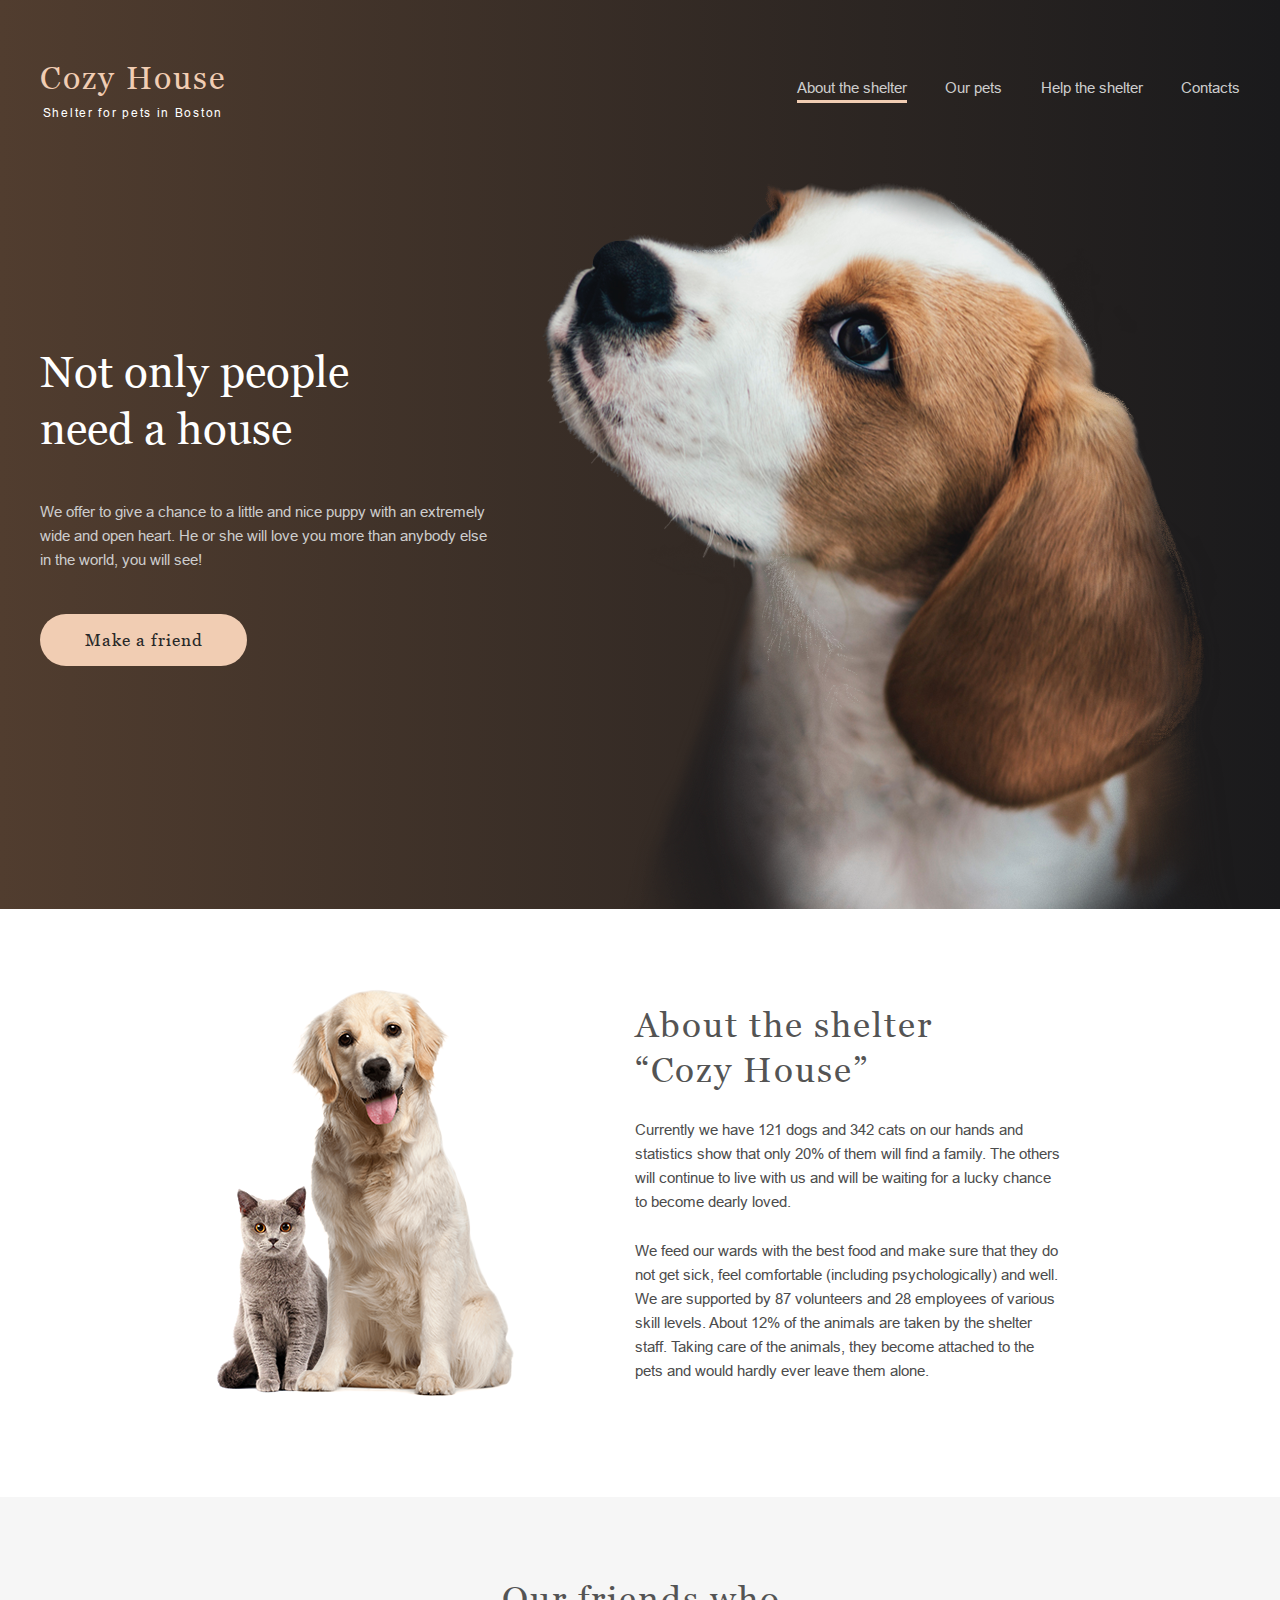
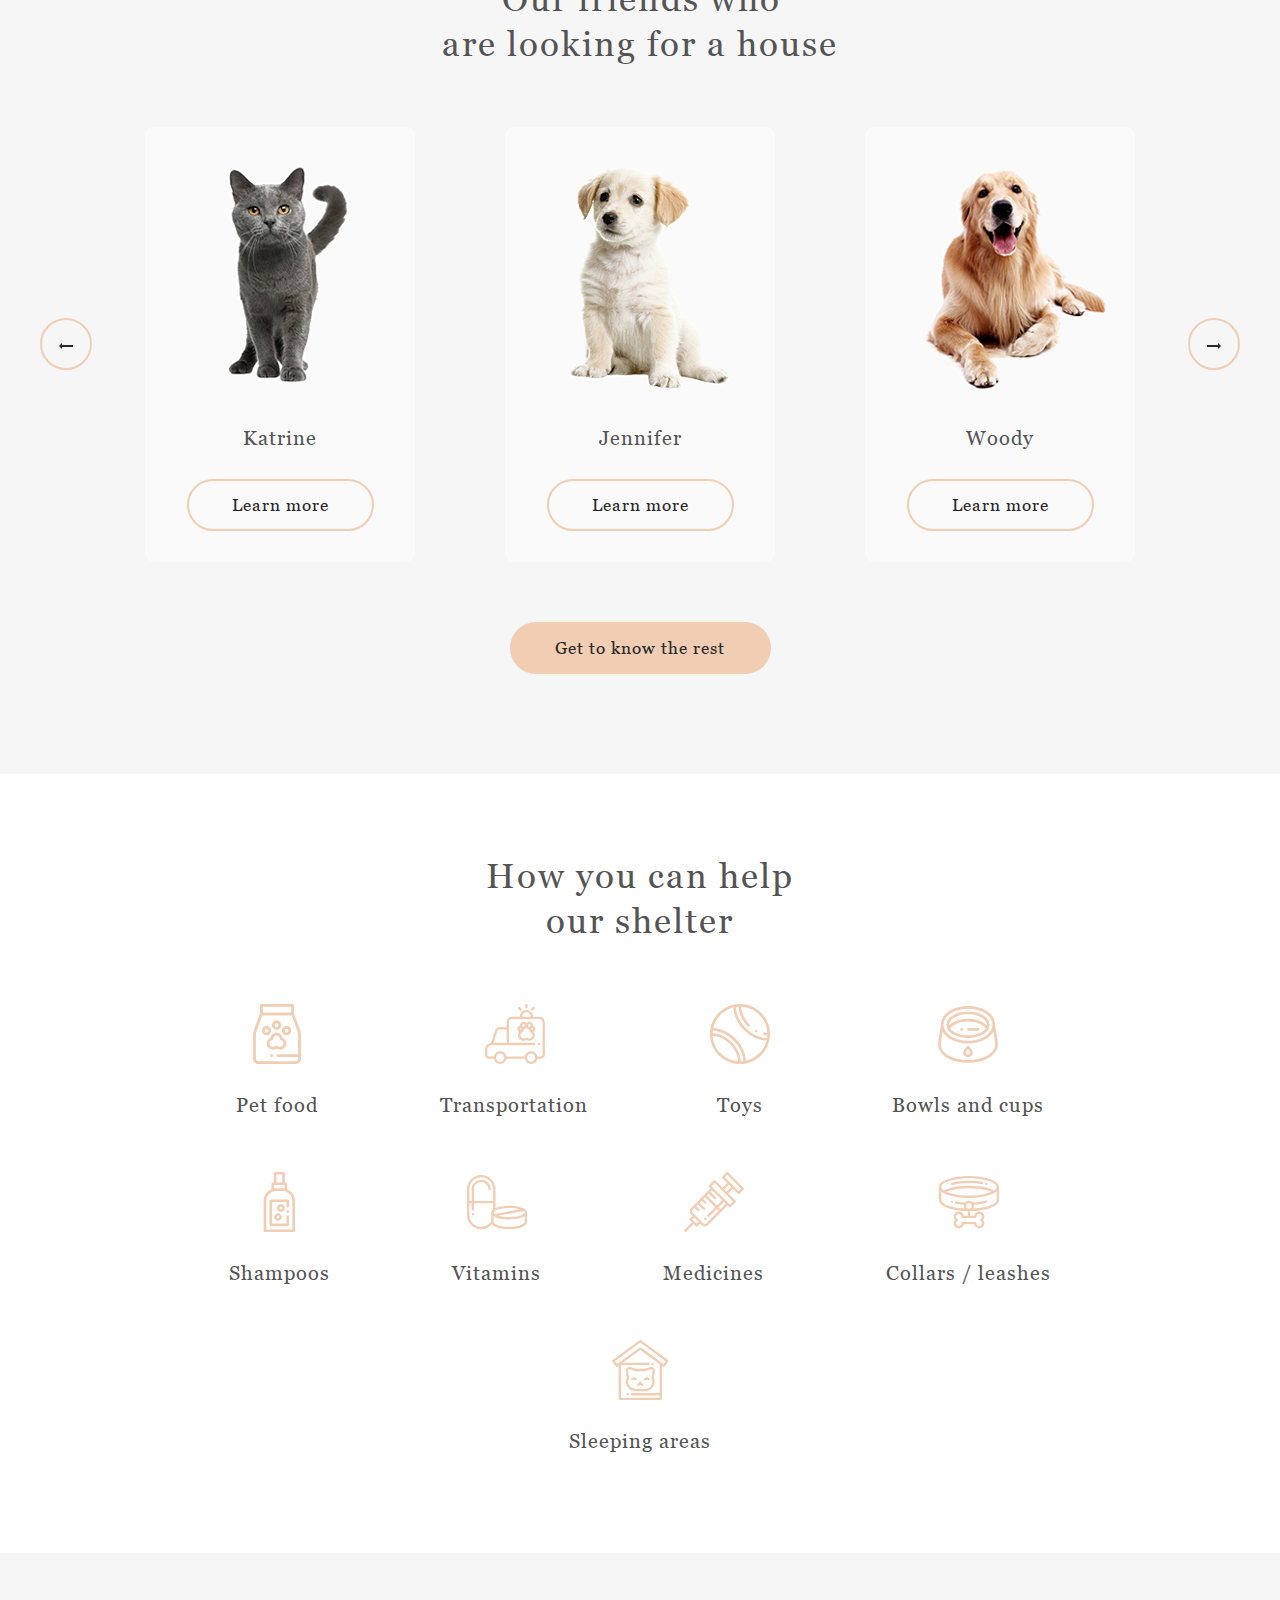
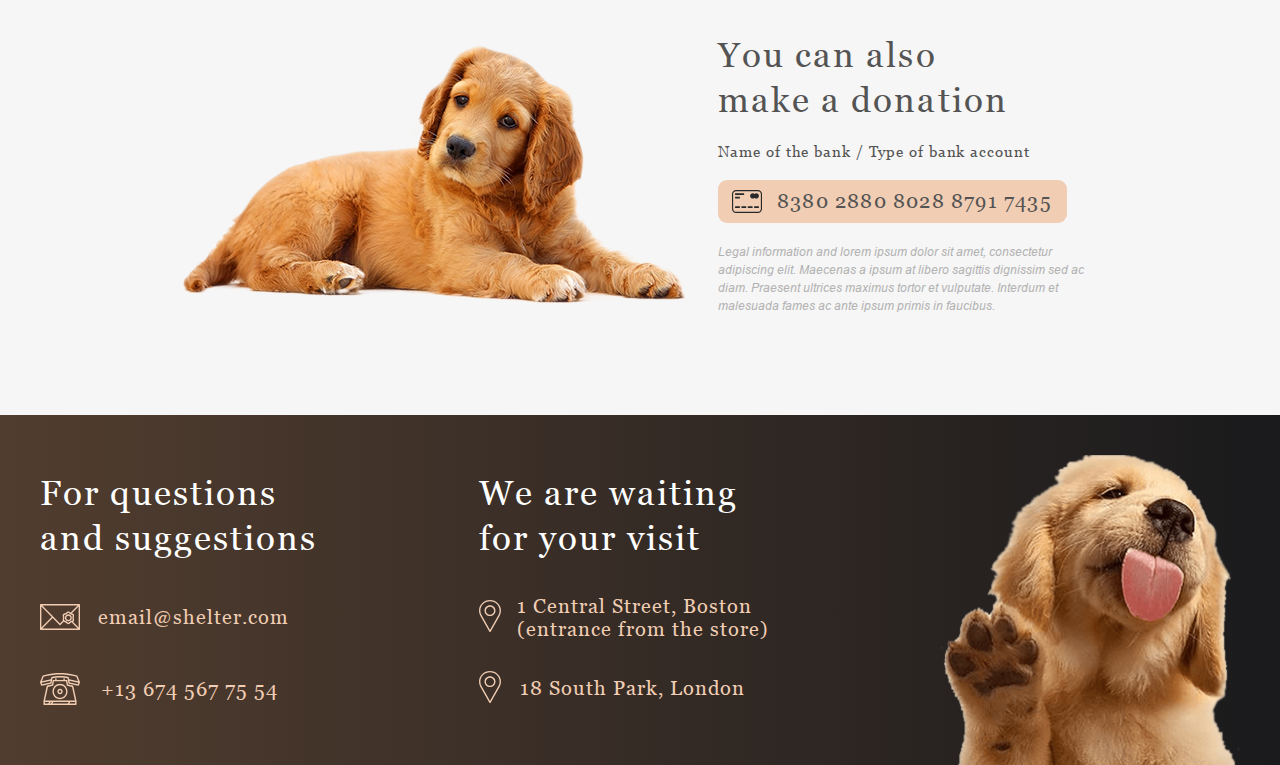
<file: pages/main/index.html>
<!DOCTYPE html>
<html lang="en">
<head>
    <meta charset="UTF-8">
    <meta http-equiv="X-UA-Compatible" content="IE=edge">
    <meta name="viewport" content="width=device-width, initial-scale=1.0">
    <link rel="stylesheet" href="style.css">
    <link rel="shortcut icon" href="../../assets/favicon.svg" type="image/x-icon">
    <title>Shelter</title>
</head>
<body>
    <div class="wrapper">
        <header class="header" id="_header">
            <div class="header-container">
                <div class="logo">
                    <h1><a href="">Cozy House</a></h1>
                    <h5>Shelter for pets in Boston</h5>
                </div>
                <div class="mask hidden"></div>
                <nav class="nav closed">
                    <ul class="nav-menu">
                        <li class="burger-logo">
                            <div class="logo2">
                                <h1>Cozy House</h1>
                                <h5>Shelter for pets in Boston</h5>
                            </div>
                        </li>
                        <li class="nav-menu-item active"><a class="link" href="#">About the shelter</a></li>
                        <li class="nav-menu-item"><a class="link" href="../../pages/pets/index.html">Our pets</a></li>
                        <li class="nav-menu-item"><a class="link" href="#_help">Help the shelter</a></li>
                        <li class="nav-menu-item"><a class="link" href="#_contacts">Contacts</a></li>
 
                    </ul>
                </nav>
                <div class="burger-menu">
                    <span></span>
                </div>
            </div>
        </header>
        <section class="section-home">
            <div class="home-container">
                <h2 class="home-title">
                    Not only people need a house
                </h2>
                <p class="home-text">
                    We offer to give a chance to a little and nice puppy with an extremely
                    wide and open heart. He or she will love you more than anybody else 
                    in the world, you will see!
                </p>
                <div class="button-container">
                    <button class="home-btn" type="button">Make a friend</button>
                </div>
                
            </div>
            <div class="home-img"></div>
        </section>
    </div>
    <main>
        <section class="section-about" id="_about">
            <div class="about-wrapper">
                <div class="about-img"></div>
                <div class="about-content">
                    <h3 class="about-title">
                        About the shelter &#8220;Cozy House&#8221;
                    </h3>
                    <p class="about-text">
                        Currently we have 121 dogs and 342 cats on our hands and 
                        statistics show that only 20% of them will find a family. 
                        The others will continue to live with us and will be waiting
                         for a lucky chance to become dearly loved.
                    </p>
                    <p class="about-text">
                        We feed our wards with the best food and make sure that 
                        they do not get sick, feel comfortable (including 
                        psychologically) and well. We are supported by 87 volunteers
                         and 28 employees of various skill levels. About 12% of the 
                         animals are taken by the shelter staff. Taking care of the
                          animals, they become attached to the pets and would hardly 
                          ever leave them alone.
                    </p>
                </div>
            </div>
        </section>
        <section class="section-our" id="_our">
            <div class="our-wrapper">
                <h3 class="our-title">
                    &ensp;&ensp;&ensp;Our friends who <br> are looking for a house
                </h3>
                <div class="slider-wrapper">
                    <div class="slider">
                        <div class="slider-item" id="item-left">
                            <div class="card" data-name="">
                                <!-- <img src="../../assets/images/pets-charly.png" alt="cat">
                                <h4 class="name" data-name="Charly">Charly</h4>
                                <button class="card-btn" type="button">Learn more</button> -->
                            </div>
                            <div class="card" data-name="">
                                <!-- <img src="../../assets/images/pets-scarlet.png" alt="puppy">
                                <h4 class="name" data-name="Scarlett">Scarlett</h4>
                                <button class="card-btn" type="button">Learn more</button> -->
                            </div>
                            <div class="card" data-name="">
                                <!-- <img src="../../assets/images/pets-freddie.png" alt="dog">
                                <h4 class="name" data-name="Freddie">Freddie</h4>
                                <button class="card-btn" type="button">Learn more</button> -->
                            </div>
                        </div>
                        <div class="slider-item" id="item-active">
                            <div class="card" data-name="Katrine">
                                <img src="../../assets/images/pets-katrine.png" data-name="Katrine" alt="cat">
                                <h4 class="name" data-name="Katrine">Katrine</h4>
                                <button class="card-btn" type="button" data-name="Katrine">Learn more</button>
                            </div>
                            <div class="card" data-name="Jennifer">
                                <img src="../../assets/images/pets-jennifer.png" data-name="Jennifer" alt="puppy">
                                <h4 class="name" data-name="Jennifer">Jennifer</h4>
                                <button class="card-btn" type="button" data-name="Jennifer">Learn more</button>
                            </div>
                            <div class="card" data-name="Woody"> 
                                <img src="../../assets/images/pets-woody.png" data-name="Woody" alt="dog">
                                <h4 class="name" data-name="Woody">Woody</h4>
                                <button class="card-btn" type="button" data-name="Woody">Learn more</button>
                            </div>
                        </div>
                        <div class="slider-item" id="item-right">
                            <div class="card" data-name="">
                                <!-- <img src="../../assets/images/pets-sophia.png" alt="cat">
                                <h4 class="name" data-name="Sophia">Sophia</h4>
                                <button class="card-btn" type="button">Learn more</button> -->
                            </div>
                            <div class="card" data-name="">
                                <!-- <img src="../../assets/images/pets-timmy.png" alt="puppy">
                                <h4 class="name" data-name="Timmy">Timmy</h4>
                                <button class="card-btn" type="button">Learn more</button> -->
                            </div>
                            <div class="card" data-name="">
                                <!-- <img src="../../assets/images/pets-charly.png" alt="dog">
                                <h4 class="name" data-name="Charly">Charly</h4>
                                <button class="card-btn" type="button">Learn more</button> -->
                            </div>
                        </div>
                       
                    </div>
                </div>
                <button class="slider-btn-pre" type="button"><img src="../../assets/images/Arrow-pre.png" alt="Arrow-pre"></button>
                <button class="slider-btn-next" type="button"><img src="../../assets/images/Arrow-next.png" alt="Arrow-next"></button>
                <div class="pagination">
                    <button class="pag-btn-pre" type="button"><img src="../../assets/images/Arrow-pre.png" alt="Arrow-pre"></button>
                    <button class="pag-btn-next" type="button"><img src="../../assets/images/Arrow-next.png" alt="Arrow-next"></button>
                </div>
                <div class="our-btn-container">
                    <button class="our-btn">Get to know the rest</button>
                </div>
                <div class="popup-bg">
                    <div class="popup-wrapper">
                        <button class="close-btn" type="button">
                            <img src="../../assets/icons/close.svg" alt="close">
                        </button>
                        <div class="popup">
                            <div class="popup-img"></div>
                            <div class="popup-content">
                                <h3 class="popup-title">Jennifer</h3>
                                <h4 class="popup-subtitle">Dog - Labrador</h4>
                                <div class="popup-text">
                                    <p>
                                        Jennifer is a sweet 2 months old Labrador that is patiently 
                                        waiting to find a new forever home. This girl really enjoys being able to go 
                                        outside to run and play, but won't hesitate 
                                        to play up a storm in the house if she has all of her favorite toys.
                                    </p>
                                    <li><span class="bold-text">Age:</span> <span>2 months</span></li>
                                    <li><span class="bold-text">Inoculations:</span> <span>none</span></li>
                                    <li><span class="bold-text">Diseases:</span> <span>none<span></li>
                                    <li><span class="bold-text">Parasites:</span> <span>none</span></li>
    
                                </div>
                                
                            </div>
                        </div>
                    </div>
                   
                </div>
            </div>
        </section>
        <section class="section-help" id="_help">
            <div class="help-wrapper">
                <h3 class="help-title">
                    How you can help <br>&ensp;&ensp;&ensp;our shelter
                </h3>
                <div class="help-content">
                    <ul class="help-content-items">
                        <li>
                            <img src="../../assets/icons/icon-pet-food.svg" alt="pet food">
                            <p>Pet food</p>
                        </li>
                        <li>
                            <img src="../../assets/icons/icon-transportation.svg" alt="transportation">
                            <p>Transportation</p>
                        </li>
                        <li>
                            <img src="../../assets/icons/icon-toys.svg" alt="toys">
                            <p>Toys</p>
                        </li>
                        <li>
                            <img src="../../assets/icons/icon-bowls-and-cups.svg" alt="bowls and cups">
                            <p>Bowls and cups</p>
                        </li>
                        <li>
                            <img src="../../assets/icons/icon-shampoos.svg" alt="shampoos">
                            <p>Shampoos</p>
                        </li>
                        <li>
                            <img src="../../assets/icons/icon-vitamins.svg" alt="vitamins">
                            <p>Vitamins</p>
                        </li>
                        <li>
                            <img src="../../assets/icons/icon-medicines.svg" alt="medicines">
                            <p>Medicines</p>
                        </li>
                        <li>
                            <img src="../../assets/icons/icon-collars-leashes.svg" alt="collars-leashes">
                            <p>Collars / leashes</p>
                        </li>
                        <li>
                            <img src="../../assets/icons/icon-sleeping-area.svg" alt="sleeping areas">
                            <p>Sleeping areas</p>
                        </li>
                    </ul>
                </div>
            </div>
        </section>
        <section class="section-donation">
            <div class="donation-wrapper">
                <div class="donation-img"></div>
                <div class="donation-content">
                    <h3 class="donation-title">
                        You can also make a donation
                    </h3>
                    <h5 class="donation-subtitle">
                        Name of the bank / Type of bank account
                    </h5>
                    <ul class="credit-card-container">
                        <li>
                            <img src="../../assets/icons/credit-card.svg" alt="credit-card">
                        </li>
                        <li>
                            <a href="#" class="account">8380 2880 8028 8791 7435</a>
                        </li>
                    </ul>
                    <p class="donation-text">
                        Legal information and lorem ipsum dolor sit amet, 
                        consectetur adipiscing elit. Maecenas a ipsum at 
                        libero sagittis dignissim sed ac diam. Praesent ultrices 
                        maximus tortor et vulputate. Interdum et malesuada fames 
                        ac ante ipsum primis in faucibus.
                    </p>
                </div>
            </div>
        </section>
    </main>
    <footer id="_contacts">
        <div class="footer-wrapper">
            <ul class="footer-content">
                <li class="contacts-container">
                    <h3 class="contacts-title">
                        For questions and suggestions
                    </h3>
                    <ul class="contacts">
                        <li class="email">
                            <a href="mailto:email@shelter.com">
                                <img src="../../assets/icons/icon-email.svg" alt="email">
                            </a>
                            <a href="mailto:email@shelter.com">email@shelter.com</a>
                        </li>
                        <li class="phone">
                            <a href="tel:+136745677554"><img src="../../assets/icons/icon-phone.svg" alt="phone"></a>
                            <a href="tel:+136745677554">+13 674 567 75 54</a>
                        </li>
                    </ul>
                </li>
                <li class="location-container">
                    <h3 class="location-title">
                        We are waiting for your visit
                    </h3>
                    <ul class="location">
                        <li class="boston">
                            <a href="https://www.google.ru/maps/place/1+Central+St,+Boston,+MA+02109,+%D0%A1%D0%A8%D0%90/@42.3585558,-71.056915,17z/data=!3m1!4b1!4m5!3m4!1s0x89e370868bc2ce7b:0x82fa7db94f5fea9e!8m2!3d42.3585519!4d-71.0547263?hl=ru" target="_blank">
                                <img src="../../assets/icons/icon-marker.svg" alt="marker">
                            </a>
                            <a href="https://www.google.ru/maps/place/1+Central+St,+Boston,+MA+02109,+%D0%A1%D0%A8%D0%90/@42.3585558,-71.056915,17z/data=!3m1!4b1!4m5!3m4!1s0x89e370868bc2ce7b:0x82fa7db94f5fea9e!8m2!3d42.3585519!4d-71.0547263?hl=ru" target="_blank">
                                1 Central Street, Boston<br>(entrance from the store)
                            </a>
                        </li>
                        <li class="london">
                            <a href="https://www.google.ru/maps/search/18+South+Park,+London/@51.4314091,-0.1322013,13z/data=!3m1!4b1?hl=ru" target="_blank">
                                <img src="../../assets/icons/icon-marker.svg" alt="marker">
                            </a>
                            <a href="https://www.google.ru/maps/search/18+South+Park,+London/@51.4314091,-0.1322013,13z/data=!3m1!4b1?hl=ru" target="_blank">
                                18 South Park, London
                            </a>
                        </li>
                    </ul>
                </li>
                <li class="footer-img"></li>
            </ul>
        </div>
    </footer>
   
    <script type="module" src="script.js"></script>
</body>
</html>
</file>
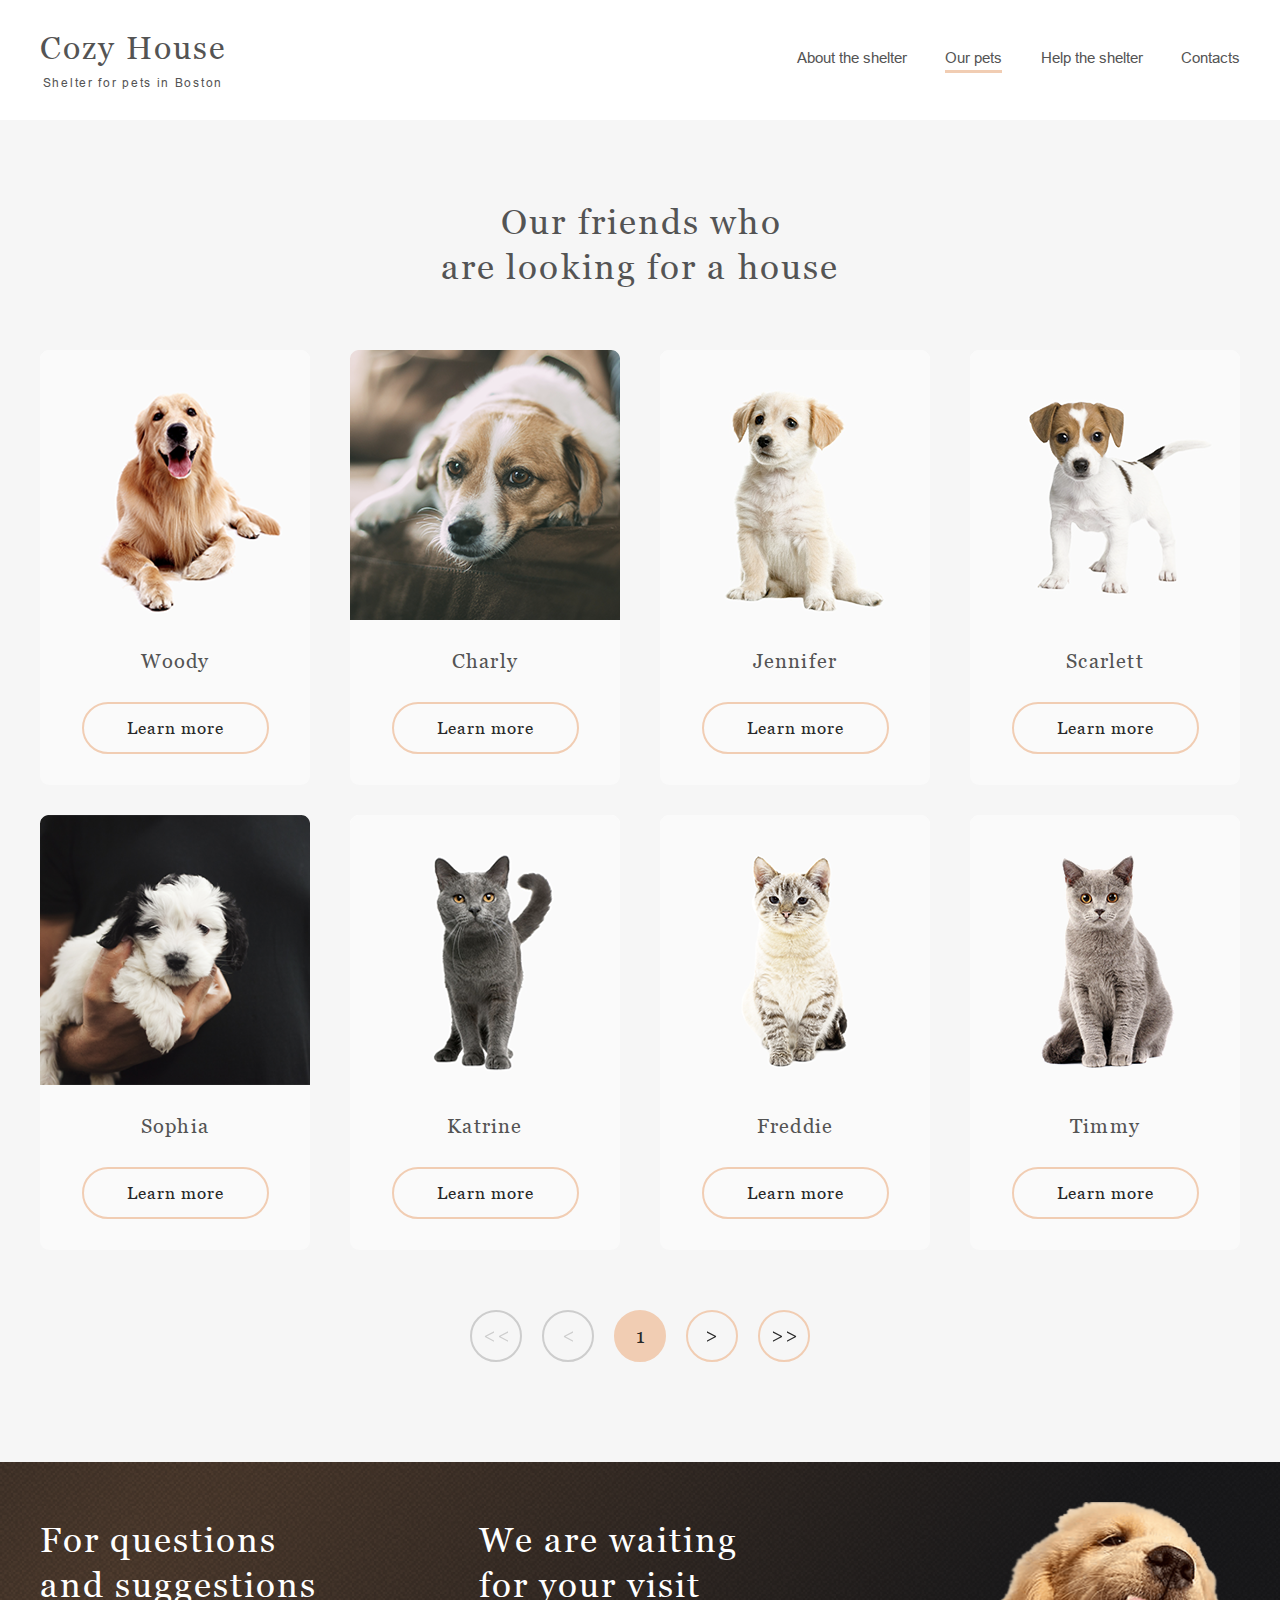
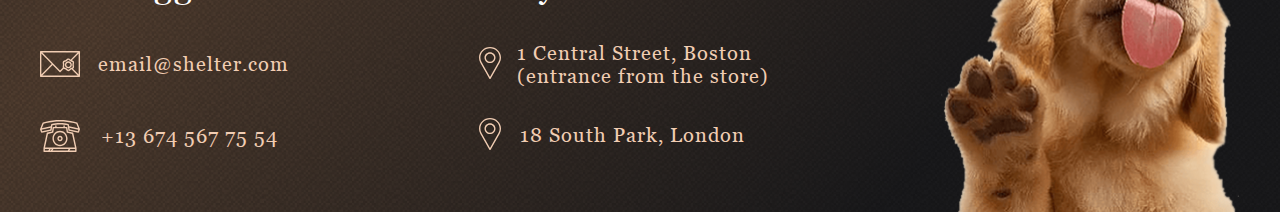
<file: pages/pets/index.html>
<!DOCTYPE html>
<html lang="en">
<head>
    <meta charset="UTF-8">
    <meta http-equiv="X-UA-Compatible" content="IE=edge">
    <meta name="viewport" content="width=device-width, initial-scale=1.0">
    <link rel="stylesheet" href="style.css">
    <link rel="shortcut icon" href="../../assets/favicon.svg" type="image/x-icon">
    <title>Shelter</title>
</head>
<body>
    <div class="wrapper">
        <header class="header" id="_header">
            <div class="header-container">
                <div class="logo">
                    <h1><a href="../../pages/main/index.html">Cozy House</a></h1>
                    <h5>Shelter for pets in Boston</h5>
                </div>
                <div class="mask hidden"></div>
                <nav class="nav closed">
                    <ul class="nav-menu">
                        <li class="burger-logo">
                            <div class="logo2">
                                <h1><a href="../../pages/main/index.html">Cozy House</a></h1>
                                <h5>Shelter for pets in Boston</h5>
                            </div>
                        </li>
                        <li class="nav-menu-item"><a class="link" href="../../pages/main/index.html">About the shelter</a></li>
                        <li class="nav-menu-item currently"><a class="link" href="">Our pets</a></li>
                        <li class="nav-menu-item"><a class="link" href="../../pages/main/index.html#_help">Help the shelter</a></li>
                        <li class="nav-menu-item"><a class="link" href="#_contacts">Contacts</a></li>
                    </ul>
                </nav>
                <div class="burger-menu">
                    <span></span>
                </div>
            </div>
        </header>
    </div>
    <main>
        <section class="section-our" id="_our">
            <div class="our-wrapper">
                <h3 class="our-title">
                    &ensp;&ensp;&ensp;Our friends who <br> are looking for a house
                </h3>
                <div class="slider-wrapper">
                    <ul class="slider">
                        <li class="card" data-name="Katrine">
                            <img src="../../assets/images/pets-katrine.png" data-name="Katrine" alt="cat">
                            <h4 class="name" data-name="Katrine">Katrine</h4>
                            <button class="card-btn" type="button" data-name="Katrine">Learn more</button>
                        </li>
                        <li class="card" data-name="Jennifer">
                            <img src="../../assets/images/pets-jennifer.png" data-name="Jennifer" alt="puppy">
                            <h4 class="name" data-name="Jennifer">Jennifer</h4>
                            <button class="card-btn" type="button" data-name="Jennifer">Learn more</button>
                        </li>
                        <li class="card" data-name="Woody">
                            <img src="../../assets/images/pets-woody.png" data-name="Woody" alt="dog">
                            <h4 class="name" data-name="Woody">Woody</h4>
                            <button class="card-btn" type="button" data-name="Woody">Learn more</button>
                        </li>
                        <li class="card" data-name="Sophia">
                            <img src="../../assets/images/pets-sophia.png" data-name="Sophia" alt="puppy">
                            <h4 class="name" data-name="Sophia">Sophia</h4>
                            <button class="card-btn" type="button" data-name="Sophia">Learn more</button>
                        </li>
                        <li class="card" data-name="Timmy">
                            <img src="../../assets/images/pets-timmy.png" data-name="Timmy" alt="cat">
                            <h4 class="name" data-name="Timmy">Timmy</h4>
                            <button class="card-btn" type="button" data-name="Timmy">Learn more</button>
                        </li>
                        <li class="card" data-name="Charly">
                            <img src="../../assets/images/pets-charly.png" data-name="Charly" alt="dog">
                            <h4 class="name" data-name="Charly">Charly</h4>
                            <button class="card-btn" type="button" data-name="Charly">Learn more</button>
                        </li>
                        <li class="card" data-name="Scarlett">
                            <img src="../../assets/images/pets-scarlet.png" data-name="Scarlett" alt="puppy">
                            <h4 class="name" data-name="Scarlett">Scarlett</h4>
                            <button class="card-btn" type="button" data-name="Scarlett">Learn more</button>
                        </li>
                        <li class="card" data-name="Freddie">
                            <img src="../../assets/images/pets-freddie.png" data-name="Freddie" alt="cat">
                            <h4 class="name" data-name="Freddie">Freddie</h4>
                            <button class="card-btn" type="button" data-name="Freddie">Learn more</button>
                        </li>
                       
                    </ul>
                </div>
            

                <div class="our-btn-container">
                    <button class="slider-btn-first inactive" type="button"><img src="../../assets/icons/btn-paginator-left-last-inactive.svg" alt="two less sign"></button>
                    <button class="slider-btn-prev inactive" type="button"><img src="../../assets/icons/btn-paginator-left-prev-inactive.svg" alt="less sign"></button>
                    <button class="page-number" type="button">1</button>
                    <button class="slider-btn-next active" type="button"><img src="../../assets/icons/btn-paginator-right-next.svg" alt="large sign"></button>
                    <button class="slider-btn-last active" type="button"><img src="../../assets/icons/btn-paginator-right-last.svg" alt="two large sign"></button>

                </div>
                <div class="popup-bg">
                    <div class="popup-wrapper">
                        <button class="close-btn" type="button">
                            <img src="../../assets/icons/close.svg" alt="close">
                        </button>
                        <div class="popup">
                            <div class="popup-img"></div>
                            <div class="popup-content">
                                <h3 class="popup-title">Jennifer</h3>
                                <h4 class="popup-subtitle">Dog - Labrador</h4>
                                <div class="popup-text">
                                    <p>
                                        Jennifer is a sweet 2 months old Labrador that is patiently 
                                        waiting to find a new forever home. This girl really enjoys being able to go 
                                        outside to run and play, but won't hesitate 
                                        to play up a storm in the house if she has all of her favorite toys.
                                    </p>
                                    <li><span class="bold-text">Age:</span> <span>2 months</span></li>
                                    <li><span class="bold-text">Inoculations:</span> <span>none</span></li>
                                    <li><span class="bold-text">Diseases:</span> <span>none<span></li>
                                    <li><span class="bold-text">Parasites:</span> <span>none</span></li>
    
                                </div>
                                
                            </div>
                        </div>
                    </div>
                   
                </div>
            </div>
        </section>
    </main>
    <footer id="_contacts">
        <div class="footer-wrapper">
            <ul class="footer-content">
                <li class="contacts-container">
                    <h3 class="contacts-title">
                        For questions and suggestions
                    </h3>
                    <ul class="contacts">
                        <li class="email">
                            <a href="mailto:email@shelter.com">
                                <img src="../../assets/icons/icon-email.svg" alt="email">
                            </a>
                            <a href="mailto:email@shelter.com">email@shelter.com</a>
                        </li>
                        <li class="phone">
                            <a href="tel:+136745677554"><img src="../../assets/icons/icon-phone.svg" alt="phone"></a>
                            <a href="tel:+136745677554">+13 674 567 75 54</a>
                        </li>
                    </ul>
                </li>
                <li class="location-container">
                    <h3 class="location-title">
                        We are waiting for your visit
                    </h3>
                    <ul class="location">
                        <li class="boston">
                            <a href="https://www.google.ru/maps/place/1+Central+St,+Boston,+MA+02109,+%D0%A1%D0%A8%D0%90/@42.3585558,-71.056915,17z/data=!3m1!4b1!4m5!3m4!1s0x89e370868bc2ce7b:0x82fa7db94f5fea9e!8m2!3d42.3585519!4d-71.0547263?hl=ru" target="_blank">
                                <img src="../../assets/icons/icon-marker.svg" alt="marker">
                            </a>
                            <a href="https://www.google.ru/maps/place/1+Central+St,+Boston,+MA+02109,+%D0%A1%D0%A8%D0%90/@42.3585558,-71.056915,17z/data=!3m1!4b1!4m5!3m4!1s0x89e370868bc2ce7b:0x82fa7db94f5fea9e!8m2!3d42.3585519!4d-71.0547263?hl=ru" target="_blank">
                                1 Central Street, Boston<br>(entrance from the store)
                            </a>
                        </li>
                        <li class="london">
                            <a href="https://www.google.ru/maps/search/18+South+Park,+London/@51.4314091,-0.1322013,13z/data=!3m1!4b1?hl=ru" target="_blank">
                                <img src="../../assets/icons/icon-marker.svg" alt="marker">
                            </a>
                            <a href="https://www.google.ru/maps/search/18+South+Park,+London/@51.4314091,-0.1322013,13z/data=!3m1!4b1?hl=ru" target="_blank">
                                18 South Park, London
                            </a>
                        </li>
                    </ul>
                </li>
                <li class="footer-img"></li>
            </ul>
        </div>
    </footer>
    <script type="module" src="script.js"></script>
</body>
</html>
</file>
<file: pages/main/style.css>
*{
    margin: 0;
    padding: 0;
    box-sizing: border-box;
    scroll-behavior:smooth;
}

@font-face {
    font-family: 'Arial';
    src: local('Arial Regular'), local('Arial-Regular'),
        url('../../assets/fonts/ArialMT.woff2') format('woff2'),
        url('../../assets/fonts/ArialMT.woff') format('woff'),
        url('../../assets/fonts/ArialMT.ttf') format('truetype');
    font-weight: 400;
    font-style: normal;
}

@font-face {
    font-family: 'Georgia';
    src: local('Georgia Regular'), local('Georgia-Regular'),
        url('../../assets/fonts/Georgia.woff2') format('woff2'),
        url('../../assets/fonts/Georgia.woff') format('woff'),
        url('../../assets/fonts/Georgia.ttf') format('truetype');
    font-weight: 400;
    font-style: normal;
}

@font-face {
    font-family: 'Arial';
    src: local('Arial Italic'), local('Arial-Italic'),
        url('../../assets/fonts/Arial-ItalicMT.woff2') format('woff2'),
        url('../../assets/fonts/Arial-ItalicMT.woff') format('woff'),
        url('../../assets/fonts/Arial-ItalicMT.ttf') format('truetype');
    font-weight: 400;
    font-style: italic;
}

body {
    background: linear-gradient(90deg, #30241b 0%, #141415 100%);
    
}


.wrapper {
    max-width: 1280px;
    margin: 0 auto;
    background: linear-gradient(90deg, #513D2F 0%, #1A1A1C 100%);
    /* background: url(../../assets/images/start-screen-gradient-background.png); */
    background-repeat: no-repeat;
    /* box-shadow: -5px 0px 15px -5px rgba(0, 0, 0, 0.6) inset,
                5px 0px 15px -5px rgba(0, 0, 0, 0.6) inset; */
}

.wrapper li {
    list-style: none;
}

.wrapper a {
    text-decoration: none;
}

.header {
    max-width: 1200px;
    margin: 0 40px;
    padding: 60px 0;

}

.header-container {
    max-width: 100%;
    display: flex;
    align-items: center;
    justify-content: space-between;
}

.logo h1 {
    width: 188px;
    padding-bottom: 9px;
   

}

.logo h1 a {
    color: #F1CDB3;
    font-family: Georgia, 'Times New Roman', Times, serif;
    font-weight: 400;
    letter-spacing: 2px;
    cursor: pointer;
}

.logo h5 {
    width: 183px;
    color: #FFFFFF;
    font-family: Arial, Helvetica, sans-serif;
    font-size: 12px;
    font-weight: 400;
    letter-spacing: 1.7px;
    cursor: pointer;
    line-height: 15px;
    text-align: end;
}

.nav {
    height: 30px;
}

.nav-menu {
    width: 443px;
    display: flex;
    justify-content: space-between;
    align-items: center;
    font-family: Arial, Helvetica, sans-serif;
    
}
.nav-menu li a {
    color: #CDCDCD;
    font-size: 15px;
    cursor: pointer;
    transition: 0.3s;

}

.nav-menu li {
    position: relative;
    line-height: 24px;
    border-bottom: 3px solid transparent;

}

.nav-menu li a:hover {
    color: #FAFAFA;
    transition: 0.3s;
   
}

.nav-menu li.active {
    border-bottom: 3px solid #F1CDB3;
}

/* .about::after {
    content: "";
    position: absolute;
    top: 22px;
    right: 0;
    width: 113px;
    height: 4px;
    background-color: #F1CDB3;
} */

.section-home {
    max-width: 1200px;
    height: 728px;
    margin: 0 40px;
    display: flex;
    justify-content: space-between;
}

.home-container {
    max-width: 460px;
    display: flex;
    flex-direction: column;
    align-items: flex-start;
    margin-top: 163px;

}


.home-title {
    max-width: 310px;
    line-height: 57px;
    font-family: Georgia, 'Times New Roman', Times, serif;
    font-size: 44px;
    font-weight: 400;
    color: #FFFFFF;
    padding-bottom: 42px;
}

.home-text {
    font-family: Arial, Helvetica, sans-serif;
    font-size: 15px;
    font-weight: 400;
    color: #CDCDCD;
    line-height: 24px;
    padding-bottom: 42px;

}

.button-container {
    max-width: 460px;
}
.home-btn {
    width: 207px;
    height: 52px;
    text-align: center;
    color: #292929;
    font-family: Georgia, 'Times New Roman', Times, serif;
    font-size: 17px;
    font-weight: 400;
    letter-spacing: 1px;
    border: 0;
    border-radius: 100px;
    background: #F1CDB3;
    cursor: pointer;
    transition: 0.4s;

}

.home-btn:hover {
    background: #FDDCC4;
    transition: 0.4s;
}

.home-img {
    width: 698px;
    height: 728px;
    background: url(../../assets/images/start-screen-puppy.png);
    /* background-position: center -28px; */
    /* background-repeat: no-repeat; */
}

.section-about {
    max-width: 1280px;
    margin: 0 auto;
    padding-top: 80px;
    padding-bottom: 100px;
    background: #FFFFFF;
    /* box-shadow: rgb(0 0 0 / 80%) -15px 0px 15px -10px inset, rgb(0 0 0 / 80%) 15px 0px 15px -10px inset; */
}

.about-wrapper {
    display: flex;
    justify-content: center;
    align-items: center;
    max-width: 1200px;
    /* height: 408px; */
    margin: 0 40px;
    gap: 120px;

}

.about-img {
    width: 300px;
    height: 408px;
    background: url(../../assets/images/about-pets.png);
}

.about-content {
    display: flex;
    flex-direction: column;
    align-items: flex-start;
    max-width: 430px;
    height: 380px;
    gap: 25px;
}

.about-title {
    max-width: 370px;
    font-size: 35px;
    font-family: Georgia, 'Times New Roman', Times, serif;
    font-weight: 400;
    line-height: 45px;
    letter-spacing: 2px;
    color: #545454;
}

.about-text {
    font-size: 15px;
    font-family: Arial, Helvetica, sans-serif;
    font-weight: 400;
    line-height: 24px;
    color: #4C4C4C;
}

.section-our {
    max-width: 1280px;
    margin: 0 auto;
    padding-top: 80px;
    padding-bottom: 100px;
    background: #F6F6F6;
    /* box-shadow: rgb(0 0 0 / 80%) -15px 0px 15px -10px inset, rgb(0 0 0 / 80%) 15px 0px 15px -10px inset; */
}

.our-wrapper {
    display: flex;
    flex-direction: column;
    align-items: center;
    max-width: 1200px;
    margin: 0 40px;
    gap: 60px;
    position: relative;

}

.our-title {
    font-size: 35px;
    font-family: Georgia, 'Times New Roman', Times, serif;
    font-weight: 400;
    line-height: 45px;
    letter-spacing: 2px;
    color: #545454;
}

.slider-wrapper {
    max-width: 1070px;
    height: 435px;
    overflow: hidden;

}

.slider {
    display: flex;
    justify-content: center;
    align-items: flex-start;
    width: 3130px;
    position: relative;
    right: 1030px;
    gap: 40px;
    /* height: 435px; */
    /* margin: 0 40px; */
    /* flex-wrap: wrap; */
}

@keyframes move-right {
    from {right: 1030px;}
    to {right: 2060px;}
}

.next-slide {
    animation-name: move-right;
    animation-duration: 1s;
}

@keyframes move-left {
    from {right: 1030px;}
    to {right: 0px;}
}

.pre-slide {
    animation-name: move-left;
    animation-duration: 1s;
}


.slider-item {
    display: flex;
    justify-content: center;
    align-items: flex-start;
    max-width: 1200px;
    /* height: 435px; */
    /* margin: 0 40px; */
    gap: 90px;
    flex-wrap: wrap;
}

.card {
    display: flex;
    flex-direction: column;
    align-items: center;
    height: 435px;
    background: #FAFAFA;
    border-radius: 9px;
    border-top-left-radius: 9px;
    border-top-right-radius: 9px;
    transition: 0.3s;
    width: 270px;
}

.card:hover {
    background: #FFFFFF;
    transition: 0.3s;
    cursor: pointer;
    box-shadow: 0px 2px 35px 14px rgba(13, 13, 13, 0.04);
    /* box-shadow: 5px 5px 10px 0px rgba(34, 60, 80, 0.2),
                -5px 5px 10px 0px rgba(34, 60, 80, 0.2),
                5px -2px 10px 0px rgba(34, 60, 80, 0.2); */
 
}

.card:hover .card-btn {
    background: #FDDCC4;
    border: 2px solid transparent;

}

.name {
    font-size: 20px;
    font-family: Georgia, 'Times New Roman', Times, serif;
    font-weight: 400;
    letter-spacing: 1px;
    line-height: 22px;
    color: #545454;
    padding-top: 30px;
    padding-bottom: 30px;
}

.card-btn {
    width: 187px;
    height: 52px;
    font-size: 17px;
    font-family: Georgia, 'Times New Roman', Times, serif;
    font-weight: 400;
    line-height: 22px;
    letter-spacing: 1px;
    color: #292929;
    border: 2px solid #F1CDB3;
    border-radius: 100px;
    background: #FAFAFA;
    cursor: pointer;
    transition: 0.4s;
}

.our-btn {
    width: 261px;
    height: 52px;
    border: 0;
    border-radius: 100px;
    background: #F1CDB3;
    font-size: 17px;
    font-family: Georgia, 'Times New Roman', Times, serif;
    font-weight: 400;
    line-height: 22px;
    letter-spacing: 1px;
    color: #292929;
    cursor: pointer;
    transition: 0.4s;
}

.our-btn:hover {
    background: #FDDCC4;
    transition: 0.4s;
}

.slider-btn-pre, .slider-btn-next {
    width: 52px;
    height: 52px;
    border: 2px solid #F1CDB3;
    border-radius: 50%;
    background: #F6F6F6;
    position: absolute;
    cursor: pointer;
    transition: 0.4s;

}

.slider-btn-pre {
    top: 341px;
    left: 0;
}

.slider-btn-pre:hover {
    background: #FDDCC4;
    transition: 0.4s;
    border: 2px solid transparent;
}

.slider-btn-next {
    top: 341px;
    right: 0;
}

.slider-btn-next:hover {
    background: #FDDCC4;
    transition: 0.4s;
    border: 2px solid transparent;

}

.section-help {
    max-width: 1280px;
    margin: 0 auto;
    padding-top: 80px;
    padding-bottom: 100px;
    background: #FFFFFF;
    /* box-shadow: rgb(0 0 0 / 80%) -15px 0px 15px -10px inset, rgb(0 0 0 / 80%) 15px 0px 15px -10px inset; */

}

.help-wrapper {
    display: flex;
    flex-direction: column;
    align-items: center;
    max-width: 1200px;
    margin: 0 40px;
}



.help-title {
    font-size: 35px;
    font-family: Georgia, 'Times New Roman', Times, serif;
    font-weight: 400;
    line-height: 45px;
    letter-spacing: 2px;
    color: #545454;
    padding-bottom: 60px;
}

.help-content {
    width: 100%;
    display: flex;
    justify-content: center;
    align-items: center;
}

.help-content-items {
    display: flex;
    justify-content: center;
    align-items: center;
    width: 1030px;
    /* margin: 0 87px; */
    /* padding-bottom: 55px; */
    flex-wrap: wrap;
    gap: 55px 122px;
}

.help-content-items li {
    display: flex;
    flex-direction: column;
    align-items: center;
}

.help-content-items li img {
    padding-bottom: 30px;
}

.help-content-items p {
    font-size: 20px;
    font-family: Georgia, 'Times New Roman', Times, serif;
    font-weight: 400;
    line-height: 23px;
    letter-spacing: 1px;
    color: #545454;
}

.section-donation {
    max-width: 1280px;
    margin: 0 auto;
    padding-top: 80px;
    padding-bottom: 100px;
    background: #F6F6F6;
    /* box-shadow: rgb(0 0 0 / 80%) -15px 0px 15px -10px inset, rgb(0 0 0 / 80%) 15px 0px 15px -10px inset; */

}

.donation-wrapper {
    display: flex;
    justify-content: space-between;
    align-items: center;
    max-width: 915px;
    height: 282px;
    margin: 0 auto;
    /* gap: 120px; */
}

.donation-img {
    width: 505px;
    height: 261px;
    background: url(../../assets/images/donation-dog.png);
}

.donation-content {
    max-width: 380px;
    height: 282px;
    display: flex;
    flex-direction: column;
    justify-content: space-between;
    align-items: flex-start;

}

.donation-title {
    width: 300px;
    font-size: 35px;
    font-family: Georgia, 'Times New Roman', Times, serif;
    font-weight: 400;
    line-height: 45px;
    letter-spacing: 2.1px;
    color: #545454;
}

.donation-subtitle {
    font-size: 15px;
    font-family: Georgia, 'Times New Roman', Times, serif;
    font-weight: 400;
    line-height: 17px;
    letter-spacing: 0.9px;
    color: #545454;
}

.credit-card-container {
    width: 349px;
    height: 43px;
    display: flex;
    justify-content: space-evenly;
    align-items: center;
    background: #F1CDB3;
    border-radius: 9px;
}

.credit-card-container:hover {
    background: #FDDCC4;
    transition: 0.3s;

}

.credit-card-container li {
    list-style-type: none;
    display: flex;
    justify-content: center;
    align-items: center;
}

.account {
    font-size: 20px;
    font-family: Georgia, 'Times New Roman', Times, serif;
    font-weight: 400;
    line-height: 23px;
    letter-spacing: 1.2px;
    color: #545454;
    text-decoration: none;
    cursor: pointer;
}

.donation-text {
    font-size: 12px;
    font-family: Arial, Helvetica, sans-serif;
    font-weight: 400;
    font-style: italic;
    line-height: 18px;
    color: #B2B2B2;
}

.footer-wrapper {
    max-width: 1280px;
    height: 350px;
    display: flex;
    justify-content: center;
    align-items: flex-end;
    margin: 0 auto;
    background: linear-gradient(90deg, #513D2F 0%, #1A1A1C 100%);
    /* box-shadow: -5px 0px 15px -5px rgba(0, 0, 0, 0.6) inset,
                5px 0px 15px -5px rgba(0, 0, 0, 0.6) inset; */
    /* background: url(../../assets/images/footer-gradient-background.png); */
}

.footer-content {
    width: 1200px;
    display: flex;
    justify-content: space-between;
    align-items: flex-start;

}

.footer-content li, .contacts li, .location li {
    list-style-type: none;
}

.contacts-container {
    width: 278px;
    height: 234px;
    display: flex;
    flex-direction: column;
    align-items: flex-start;
    justify-content: space-between;
    margin-top: 16px;
}

.contacts-title {
    width: 278px;
    font-size: 35px;
    font-family: Georgia, 'Times New Roman', Times, serif;
    font-weight: 400;
    line-height: 45px;
    letter-spacing: 2px;
    color: #FFFFFF;
}

.contacts {
    width: 89%;
    height: 104px;
    display: flex;
    flex-direction: column;
    align-items: flex-start;
    justify-content: space-between;
    
}

.email {
    width: 100.5%;
    display: flex;
    justify-content: space-between;
    align-items: center;
}

.phone {
    width: 96%;
    display: flex;
    justify-content: space-between;
    align-items: center;
}

.email a, .phone a {
    font-size: 20px;
    font-family: Georgia, 'Times New Roman', Times, serif;
    font-weight: 400;
    line-height: 14px;
    letter-spacing: 1px;
    color: #F1CDB3;
    text-decoration: none;
}

.email a:hover {
    color: #FDDCC4;
    transition: 0.3s;
}

.phone a:hover {
    color: #FDDCC4;
    transition: 0.3s;
}

.location-container {
    width: 300px;
    height: 234px;
    display: flex;
    flex-direction: column;
    align-items: flex-start;
    justify-content: space-between;
    margin-top: 16px;
}

.location-title {
    width: 304px;
    font-size: 35px;
    font-family: Georgia, 'Times New Roman', Times, serif;
    font-weight: 400;
    line-height: 45px;
    letter-spacing: 2px;
    color: #FFFFFF;
}

.location {
    width: 100%;
    height: 110px;
    display: flex;
    flex-direction: column;
    align-items: flex-start;
    justify-content: space-between;
    
}

.boston {
    width: 96.8%;
    display: flex;
    justify-content: space-between;
    align-items: center;
}

.london {
    width: 88.8%;
    display: flex;
    justify-content: space-between;
    align-items: center;
}

.boston a {
    font-size: 20px;
    font-family: Georgia, 'Times New Roman', Times, serif;
    font-weight: 400;
    line-height: 23px;
    letter-spacing: 1px;
    color: #F1CDB3;
    text-decoration: none;
}

.boston a:hover {
    color: #FDDCC4;
    transition: 0.3s;
}

.london a {
    font-size: 20px;
    font-family: Georgia, 'Times New Roman', Times, serif;
    font-weight: 400;
    line-height: 18px;
    letter-spacing: 1px;
    color: #F1CDB3;
    text-decoration: none;
}

.london a:hover {
    color: #FDDCC4;
    transition: 0.3s;

}

.footer-img {
    width: 300px;
    height: 310px;
    background: url(../../assets/images/footer-puppy.png);
}

.mask {
    display: none;
}

.burger-logo {
    display: none;
}

.burger-menu {
    display: none;
}

.pagination {
    display: none;
}

.hidden {
    display: none;
}

.popup-bg {
    position: fixed;
    top: 0;
    left: 0;
    width: 100%;
    height: 100vh;
    background: rgba(41, 41, 41, 0.6);
    transform: scale(0);
    transition: all 0.5s ease 0s;

}

.popup-wrapper {
    position: absolute;
    top: 50%;
    left: 50%;
    transform: translate(-50%, -50%);
    width: 1002px;
    height: 604px;
    display: flex;
    flex-direction: column;
    background: transparent;
    /* align-self: flex-start; */
}

.show-popup {
    transform: scale(1);
    transition: all 0.5s ease 0s;
}

.popup-bg:hover {
    cursor: pointer;
}

.popup {
    width: 900px;
    height: 500px;
    display: flex;
    justify-content: center;
    align-items: center;
    gap: 40px;
    background: #FAFAFA;
    border-radius: 9px;
    align-self: center;
    cursor: auto;
}

.popup-img {
    width: 57%;
    height: 100%;
    background: url(../../assets/images/pets-jennifer.png);
    background-repeat: no-repeat;
    background-size: cover;
    border-radius: 9px;

}

.popup-content {
    width: 43%;
    height: 100%;
    display: flex;
    flex-direction: column;
    justify-content: flex-start;
    align-items: flex-start;
    padding: 50px 20px 88px 0px;
    color: #000000;

}

.popup-title {
    font-family: Georgia, 'Times New Roman', Times, serif;
    font-style: normal;
    font-weight: 400;
    font-size: 35px;
    line-height: 45.5px;
    letter-spacing: 0.06em;
    margin-bottom: 10px;
}

.popup-subtitle {
    font-family: Georgia, 'Times New Roman', Times, serif;
    font-style: normal;
    font-weight: 400;
    font-size: 20px;
    line-height: 23px;
    letter-spacing: 0.06em;
    margin-bottom: 40px;
}

.popup-text {
    font-family: Georgia, 'Times New Roman', Times, serif;
    font-style: normal;
    font-weight: 400;
    font-size: 15px;
    line-height: 17px;
    letter-spacing: 0.06em;
}

.popup-text p:nth-child(1) {
    margin-bottom: 40px;
}

.popup-text li:nth-child(2),
.popup-text li:nth-child(3),
.popup-text li:nth-child(4),
.popup-text li:nth-child(5) {
    margin-bottom: 11px;
    letter-spacing: 0.06em;

}

.popup-text li span {
    color: #000000;


}

.bold-text {
    font-weight: 700;
    font-size: 16px;
    letter-spacing: 0.1em;
}

.popup-text li {
    color: #F1CDB3;
}

.close-btn {
    width: 52px;
    height: 52px;
    display: flex;
    justify-content: center;
    align-items: center;
    border-radius: 50%;
    border: 2px solid #F1CDB3;
    /* top: 162px;
    left: 1120px; */
    background: transparent;
    align-self: flex-end;
    transition: 0.4s;

}

.close-btn:hover {
    cursor: pointer;
    background: #FDDCC4;
    border: transparent;
    transition: 0.4s;
}

.block {
    overflow: hidden;
}


@media (max-width: 1279px) {
    body {
        overflow-x: hidden;
    }
    .header {
        max-width: 1200px;
        margin: 0 30px;
        padding: 30px 0 60px 0;
        flex-wrap: wrap;

    }
    .burger-menu-open {
        display: none;
    }

    .section-home {
        max-width: 1200px;
        height: 1014px;
        margin: 0 30px;
        display: flex;
        justify-content: flex-start;
        flex-direction: column;
    }

    .home-container {
        max-width: 460px;
        display: flex;
        flex-direction: column;
        align-items: flex-start;
        align-self: center;
        margin-top: 0;
        /* margin-left: 124px; */
    }

    .button-container {
        width: 100%;
        display: flex;
        justify-content: center;
    }

    .home-img {
        width: 569px;
        height: 593px;
        background: url(../../assets/images/start-screen-puppy.png);
        background-size: contain;
        background-repeat: no-repeat;
        margin-top: 100px;
        align-self: flex-end;
    }

    .mask {
        display: none;
    }

    .burger-logo {
        display: none;
    }

    .burger-menu {
        display: none;
    }

    .section-our {
        padding-top: 81px;
    }

    .about-wrapper {
        flex-direction: column-reverse;
        gap: 80px;
    }

    .our-wrapper {
        margin: 0 30px;
    }

    .slider-wrapper {
        max-width: 630px;
    }

    .slider-item {
        gap: 40px;
    }

    .slider {
        width: 1820px;
        right: 595px;
    }

    @keyframes move-right {
        from {right: 595px;}
        to {right: 1215px;}
    }
    
    .next-slide {
        animation-name: move-right;
        animation-duration: 1s;
    }
    
    @keyframes move-left {
        from {right: 595px;}
        to {right: -25px;}
    }
    
    .pre-slide {
        animation-name: move-left;
        animation-duration: 1s;
    }


    .card:last-child {
        display: none;
    }

    .pagination {
        display: none;
    }

    .help-wrapper {
        margin: 0 69px;
    }

    .help-content-items {
        max-width: 635px;
        flex-wrap: wrap;
        gap: 55px 60px;
    }

    .help-content-items li{
        width: 170px;
        height: 113px;
    }

    .donation-wrapper {
        flex-direction: column-reverse;
        height: auto;
        gap: 60px 0;
    }

    .footer-wrapper {
       background: linear-gradient(90deg, #513D2F 0%, #1A1A1C 100%);
       height: auto;
       padding: 30px 30px 0 30px;
       box-shadow: none;
       max-width: 1280px;
    }

    .footer-content {
        justify-content: center;
        flex-wrap: wrap;
        gap: 65px 60px;

    }

    .contacts-container, .location-container {
        margin-top: 0;
    }

    .popup-wrapper {
        width: 730px;
        height: 452px;
        transform: translate(-50%, -50%);
    
    }
    
    .popup {
        width: 630px;
        height: 350px;

    }
    
    
    .popup-content {
        padding: 10px 9px 37px 0px;
    
    }
    
    .popup-subtitle {
        margin-bottom: 20px;
    }
    
    .popup-text {
        font-size: 13px;
        line-height: 14px;
    }
    
    .popup-text p:nth-child(1) {
        margin-bottom: 20px;
    }
    
    .popup-text li:nth-child(2),
    .popup-text li:nth-child(3),
    .popup-text li:nth-child(4),
    .popup-text li:nth-child(5) {
        margin-bottom: 5px;
        letter-spacing: 0.06em;
    
    }
    
    .bold-text {
        font-weight: 700;
        font-size: 15px;
        letter-spacing: 0.1em;
    }
    
  
}



@media (max-width: 767px) {

    .block {
        overflow: hidden;
    }

    .header {
        position: relative;
        margin-left: 10px;
    }
    
    .burger-logo {
        display: block;
        position: absolute;
        /* flex: 2; */
        height: 210px;
        align-self: flex-start;

    }
    .logo2 {
        height: 60%;
        display: flex;
        justify-content: center;
        flex-direction: column;
        gap: 13px;
        margin-left: 8px;
    }

    .logo2 h1 {
        font-family: Georgia, 'Times New Roman', Times, serif;
        font-weight: 400;
        letter-spacing: 2.1px;
        cursor: pointer;
        font-family: 'Georgia';
        font-style: normal;
        font-size: 32px;
        color: #F1CDB3;
    }

    .logo2 h1 a:hover {
        color: #F1CDB3;
    }
    
    .logo2 h5 {
        width: 183px;
        color: #FFFFFF;
        font-family: Arial, Helvetica, sans-serif;
        font-size: 12px;
        font-weight: 400;
        letter-spacing: 1.7px;
        cursor: pointer;
        line-height: 15px;
        /* text-align: end; */
        align-self: flex-end;
    }

    /* .burger-menu-container {
        position: fixed;
        top: 0;
        right: 0;
    } */

    .burger-menu {
        width: 32px;
        height: 22px;
        display: block;
        position: relative;
        top: 0;
        right: 23px;
        transition: all 0.3s ease 0s;
        cursor: pointer;

    }

    /* @keyframes rotate {
        from {transform: rotateZ(0deg);}
        to {transform: rotateZ(90deg);}
    } */

    .rotate {
        /* animation-name: rotate; */
        /* animation-duration: 1s; */
        transform: rotateZ(90deg);
        transition: all 0.2s ease 0s;
        opacity: 1;

    }

    .burger-menu:before, .burger-menu::after {
        content: "";
        position: absolute;
        background-color: #F1CDB3;
        width: 100%;
        height: 2px;
        left: 0;
    }

    .burger-menu span {
        position: absolute;
        width: 100%;
        height: 2px;
        background-color: #F1CDB3;
        top: 10px

    }

    .burger-menu:before {
        top: 0;
    }

    .burger-menu::after {
        top: 20px;
    }

    .nav {
        /* height: 30px; */
        position: fixed;
        top: 0;
        /* left: 245px; */
        right: 0;
        /* transform: translateX(500px); */
        transition: all 1.2s ease 0s;
    }

    .nav-menu {
        width: 320px;
        height: 100vh;
        display: flex;
        justify-content: flex-start;
        align-items: center;
        font-family: Arial, Helvetica, sans-serif;
        flex-direction: column;
        /* font-size: 32px; */
        background: #292929;
        position: relative;
        gap: 40px;
    }

    .closed {
        right: -500px;
        transition: all 1s ease 0s;

    }

    .nav-menu .nav-menu-item .link {
        color: #CDCDCD;
        font-size: 32px;
        font-family: Arial, Helvetica, sans-serif;
        font-weight: 400;
        cursor: pointer;
        transition: 0.3s;
        line-height: 50px;
    }

    .nav-menu .nav-menu-item .link:hover {
        color: #FFFFFF;
        transition: 0.3s;

    }



    /* .nav-menu li a {
        color: #CDCDCD;
        font-size: 35px;
        cursor: pointer;
        transition: 0.3s;
    } */

    .mask {
        display: block;
        position: fixed;
        top: 0;
        left: 0;
        width: 100%;
        height: 1000vh;
        background: #292929;
        opacity: 0.6;
        /* transform: translate(); */
    }

    .hidden {
        display: none;
    }

    .header-container {
        position: relative;
    }

    .section-home {
        margin: 0 10px;
        height: 672px;
    }

    .home-container {
        display: flex;
        flex-direction: column;
        align-items: center;
        justify-content: center;
    }

    .home-title {
        max-width: 232px;
        line-height: 32.5px;
        font-family: Georgia, 'Times New Roman', Times, serif;
        font-size: 25px;
        font-weight: 400;
        color: #FFFFFF;
        padding-bottom: 42px;
        text-align: center;
        letter-spacing: 0.06em;
    }

    .home-text {
        text-align: center;
        font-family: 'Arial';
        font-style: normal;
        font-weight: 400;
        font-size: 15px;
        line-height: 24px;
        height: 137px;
    }

    .home-img {
        width: 260px;
        height: 271px;
        margin-top: 105px;
    }

    .section-about {
        padding-top: 42px;
        padding-bottom: 42px;
        box-shadow: none;
    }

    .about-wrapper {
        margin: 0 10px;
        gap: 40px;
    }

    .about-content {
        height: auto;
        gap: 22px;
        align-items: center;
    }

    .about-title {
        width: 250px;
        height: 64px;
        font-size: 25px;
        line-height: 32.5px;
        text-align: center;
        letter-spacing: 1.55px;
    }

    .about-text {
        text-align: justify;
        margin: 3px 15px 0 15px;
    }
    .about-text:last-child {
        margin: 0 15px 0 15px;
    }

    .about-img {
        width: 260px;
        height: 353px;
        background-size: contain;
    }

    .section-our {
        padding: 43px 0;
        box-shadow: none;
    }

    .our-wrapper {
        margin: 0 10px;
        gap: 42px;
    }

    .our-title {
        font-size: 25px;
        line-height: 32.5px;
        /* text-align: center; */
        letter-spacing: 1.55px;
    }

    .slider-wrapper {
        margin: 0 15px;
        width: 270px;
    }

    .slider {
        width: 810px;
        gap: 0;
        right: 270px;
    }

    @keyframes move-right {
        from {right: 270px;}
        to {right: 540px;}
    }
    
    .next-slide {
        animation-name: move-right;
        animation-duration: 1s;
    }
    
    @keyframes move-left {
        from {right: 270px;}
        to {right: 0px;}
    }
    
    .pre-slide {
        animation-name: move-left;
        animation-duration: 1s;
    }

    .card {
        height: 435px;
    }

    .card:nth-child(2) {
        display: none;
    }

    .slider-btn-pre, .slider-btn-next {
        display: none;
    }

    .pagination {
        width: 100%;
        display: flex;
        justify-content: center;
        gap: 80px;
        margin-top: -23px;
    }

    .pag-btn-pre {
        width: 52px;
        height: 52px;
        border: 2px solid #F1CDB3;
        border-radius: 50%;
        background: #F6F6F6;
        cursor: pointer;
        transition: 0.4s;
    }

    .pag-btn-next {
        width: 52px;
        height: 52px;
        border: 2px solid #F1CDB3;
        border-radius: 50%;
        background: #F6F6F6;
        cursor: pointer;
        transition: 0.4s;
    }
    
    
    .pag-btn-pre:hover {
        background: #FDDCC4;
        transition: 0.4s;
        border: 2px solid transparent;
    }
    
    .pag-btn-next:hover {
        background: #FDDCC4;
        transition: 0.4s;
        border: 2px solid transparent;
    
    }

    .section-help {
        padding: 41px 0 32px 0;
        box-shadow: none;
    }

    .help-wrapper {
        margin: 0 15px;
    }

    .help-title {
        font-size: 25px;
        line-height: 32.5px;
        letter-spacing: 0.06em;
        padding-bottom: 42px;
    }

    .help-content-items {
        gap: 20px 33px;
        /* justify-content: flex-start; */


    }

    .help-content-items li {
        width: 128px;
        height: 97px;
    }



    .help-content-items li img {
        width: 70px;
        height: 70px;
        padding-bottom: 20px;
    }

    .help-content-items li p {
        font-size: 15px;
        line-height: 16.5px;
    }

    .section-donation {
        box-shadow: none;
        padding: 42px 0;
    }

    .donation-wrapper {
        margin: 0 10px;
        gap: 42px;
    }

    .donation-content {
        align-items: center;
        gap: 20px 0;
    }

    .donation-title {
        width: 210px;
        font-size: 25px;
        line-height: 32.5px;
        letter-spacing: 0.06em;
        /* padding-bottom: 42px; */
        text-align: center;
    }

    .donation-subtitle {
        line-height: 24px;
        letter-spacing: normal;
    }

    .credit-card-container {
        width: 281px;
        height: 43px;
        justify-content: center;
        gap: 10px 14px;
    }

    .account {
        font-size: 15px;
        line-height: 16.5px;
        letter-spacing: 0.06em;
    }

    .donation-text {
        text-align: justify;
        margin: 0 10px;
    }

    .donation-img {
        width: 260px;
        height: 135px;
        background-size: contain;
    }




/* @media (max-width: 505px) { */
    .footer-wrapper {
        padding: 30px 10px 0 10px;
        gap: 40px 0;
    }

    .contacts-container, .location-container {
        align-items: center;
        justify-content: center;
        gap: 39px 0;
        height: auto;

    }

    .contacts-title, .location-title {
        width: 235px;
        font-size: 25px;
        line-height: 32.5px;
        letter-spacing: 0.06em;
        text-align: center;
    }

    .footer-content {
        gap: 40px 0;
        display: flex;
        flex-direction: column;
        align-items: center;
    }

    .contacts {
        align-items: center;
        justify-content: center;
        gap: 40px 0;
        height: auto;
    }

    .location {
        align-items: center;
        justify-content: center;
        gap: 35px 0;
        height: auto;

    }

    .boston, .london {
        width: 100%;
        justify-content: flex-start;
        gap: 0 22px;
    }

    .footer-img {
        width: 260px;
        height: 269px;
        background-size: contain;
    }

    .popup-wrapper {
        width: 297px;
        height: 419px;
        transform: translate(-50%, -50%);
    
    }
    
    .popup {
        width: 240px;
        height: 341px;
        overflow-y: scroll;

    }
    
    .popup-img {
        display: none;
    }

    .popup-content {
        width: 100%;
        height: 100%;
        padding: 10px;
        flex-direction: column;
        align-items: center;
    
    }
    
    .popup-subtitle {
        margin-bottom: 20px;
        text-align: center;

    }
    
    .popup-text {
        font-size: 13px;
        line-height: 14px;
        text-align: justify;
    }
    
    .popup-text p:nth-child(1) {
        margin-bottom: 24px;
    }
    
    .popup-text li:nth-child(2),
    .popup-text li:nth-child(3),
    .popup-text li:nth-child(4),
    .popup-text li:nth-child(5) {
        margin-bottom: 5px;
        letter-spacing: 0.06em;
        text-align: start;
    
    }
    
    .bold-text {
        font-weight: 700;
        font-size: 15px;
        letter-spacing: 0.1em;
    }

}




@media (max-width: 330px) {
    .help-content-items {
        justify-content: flex-start;
    }
}
</file>
<file: pages/pets/style.css>
*{
    margin: 0;
    padding: 0;
    box-sizing: border-box;
    scroll-behavior:smooth;
}

@font-face {
    font-family: 'Arial';
    src: local('Arial Regular'), local('Arial-Regular'),
        url('../../assets/fonts/ArialMT.woff2') format('woff2'),
        url('../../assets/fonts/ArialMT.woff') format('woff'),
        url('../../assets/fonts/ArialMT.ttf') format('truetype');
    font-weight: 400;
    font-style: normal;
}

@font-face {
    font-family: 'Georgia';
    src: local('Georgia Regular'), local('Georgia-Regular'),
        url('../../assets/fonts/Georgia.woff2') format('woff2'),
        url('../../assets/fonts/Georgia.woff') format('woff'),
        url('../../assets/fonts/Georgia.ttf') format('truetype');
    font-weight: 400;
    font-style: normal;
}

@font-face {
    font-family: 'Arial';
    src: local('Arial Italic'), local('Arial-Italic'),
        url('../../assets/fonts/Arial-ItalicMT.woff2') format('woff2'),
        url('../../assets/fonts/Arial-ItalicMT.woff') format('woff'),
        url('../../assets/fonts/Arial-ItalicMT.ttf') format('truetype');
    font-weight: 400;
    font-style: italic;
}

body {
    background: linear-gradient(90deg, #30241b 0%, #141415 100%);
    
}

.wrapper {
    max-width: 1280px;
    height: 120px;
    margin: 0 auto;
    background: #FFFFFF;

}

.nav-menu li {
    list-style: none;
}

.wrapper a {
    text-decoration: none;
}

.header {
    width: 1280px;
    height: 120px;
    padding: 30px 40px;
    position: fixed;
    background: #FFFFFF;
    z-index: 9;
    /* box-shadow: rgb(0 0 0 / 80%) -15px 0px 15px -10px inset, rgb(0 0 0 / 80%) 15px 0px 15px -10px inset; */

}

.header-container {
    max-width: 100%;
    display: flex;
    align-items: center;
    justify-content: space-between;

    /* max-width: 100%;
    display: flex;
    align-items: center;
    flex: 1;
    margin: 0 40px; */

}

.logo h1 {
    width: 188px;
    padding-bottom: 9px;
   

}

.logo h1 a {
    color: #545454;
    font-family: Georgia, 'Times New Roman', Times, serif;
    font-weight: 400;
    letter-spacing: 2px;
    cursor: pointer;
}

.logo h5 {
    width: 183px;
    color: #545454;
    font-family: Arial, Helvetica, sans-serif;
    font-size: 12px;
    font-weight: 400;
    letter-spacing: 1.7px;
    cursor: pointer;
    line-height: 15px;
    text-align: end;
}

.nav {
    height: 30px;
}

.nav-menu {
    width: 443px;
    display: flex;
    justify-content: space-between;
    align-items: center;
    font-family: Arial, Helvetica, sans-serif;
    
}
.nav-menu li a {
    color: #545454;
    font-size: 15px;
    cursor: pointer;
    transition: 0.3s;

}

.nav-menu li {
    position: relative;
    line-height: 24px;
    border-bottom: 3px solid transparent;

}

.nav-menu li a:hover {
    color: #292929;
    transition: 0.3s;
   
}

.nav-menu li.currently {
    border-bottom: 3px solid #F1CDB3;
}

/* .about::after {
    content: "";
    position: absolute;
    top: 22px;
    right: 0;
    width: 113px;
    height: 4px;
    background-color: #F1CDB3;
} */

.section-our {
    max-width: 1280px;
    height: 1342px;
    margin: 0 auto;
    padding-top: 80px;
    padding-bottom: 100px;
    background: #F6F6F6;
    /* box-shadow: rgb(0 0 0 / 80%) -15px 0px 15px -10px inset, rgb(0 0 0 / 80%) 15px 0px 15px -10px inset; */

}

.our-wrapper {
    display: flex;
    flex-direction: column;
    align-items: center;
    flex-wrap: wrap;
    max-width: 100%;
    height: 1342px;
    /* gap: 60px; */
    position: relative;

}

.our-title {
    font-size: 35px;
    font-family: Georgia, 'Times New Roman', Times, serif;
    font-weight: 400;
    line-height: 45px;
    letter-spacing: 2.1px;
    color: #545454;
    padding-bottom: 60px;
}

.slider-wrapper {
    padding-bottom: 30px;
}

.slider {
    display: flex;
    justify-content: center;
    align-items: flex-start;
    flex-wrap: wrap;
    max-width: 1200px;
    height: 930px;
    gap: 0 40px;

}

.card {
    display: flex;
    flex-direction: column;
    align-items: center;
    height: 435px;
    background: #FAFAFA;
    border-radius: 9px;
    border-top-left-radius: 9px;
    border-top-right-radius: 9px;
    transition: 0.3s;

}

.card:hover {
    background: #FFFFFF;
    transition: 0.3s;
    cursor: pointer;
    box-shadow: 0px 2px 35px 14px rgba(13, 13, 13, 0.04);



    
}

.card:hover .card-btn {
    background: #FDDCC4;
    border: 2px solid transparent;

}

.name {
    font-size: 20px;
    font-family: Georgia, 'Times New Roman', Times, serif;
    font-weight: 400;
    letter-spacing: 1.2px;
    line-height: 22px;
    color: #545454;
    padding-top: 30px;
    padding-bottom: 30px;
}

.card-btn {
    width: 187px;
    height: 52px;
    font-size: 17px;
    font-family: Georgia, 'Times New Roman', Times, serif;
    font-weight: 400;
    line-height: 22px;
    letter-spacing: 1px;
    color: #292929;
    border: 2px solid #F1CDB3;
    border-radius: 100px;
    background: #FAFAFA;
    cursor: pointer;
    transition: 0.4s;
}

.our-btn-container {
    width: 340px;
    height: 52px;
    display: flex;
    justify-content: space-between;
    align-items: center;
}

.our-btn {
    width: 261px;
    height: 52px;
    border: 0;
    border-radius: 100px;
    background: #F1CDB3;
    font-size: 17px;
    font-family: Georgia, 'Times New Roman', Times, serif;
    font-weight: 400;
    line-height: 22px;
    letter-spacing: 1px;
    color: #292929;
    cursor: pointer;
    transition: 0.4s;
}

.our-btn:hover {
    background: #FDDCC4;
    transition: 0.4s;
}

.slider-btn-next, .slider-btn-last,
.slider-btn-first, .slider-btn-prev {
    display: flex;
    justify-content: center;
    align-items: center;
    width: 52px;
    height: 52px;
    border: 2px solid #F1CDB3;
    border-radius: 50%;
    background: transparent;
    cursor: pointer;
    transition: 0.4s;

}

.inactive {
    border: 2px solid #CDCDCD;
    background: #F6F6F6;
    cursor: auto;
    transition: 0.4s;
    color: #CDCDCD;
}

/* .active {

} */


.page-number {
    width: 52px;
    height: 52px;
    border: 2px solid #F1CDB3;
    border-radius: 50%;
    background: #F1CDB3;
    color: #292929;
    font-size: 20px;
    font-family: Georgia, 'Times New Roman', Times, serif;
    font-weight: 400;
    cursor: auto;
    transition: 0.4s;
}

.active:hover {
    border: 2px solid #FDDCC4;
    background: #FDDCC4;
    cursor: pointer;
    transition: 0.4s;
}

.footer-wrapper {
    max-width: 1280px;
    height: 350px;
    display: flex;
    justify-content: center;
    align-items: flex-end;
    margin: 0 auto;
    /* box-shadow: -5px 0px 15px -5px rgba(0, 0, 0, 0.6) inset,
    5px 0px 15px -5px rgba(0, 0, 0, 0.6) inset; */
    /* background: linear-gradient(90deg, #513D2F 0%, #1A1A1C 100%); */
    background: url(../../assets/images/footer-gradient-background.png);

}

.footer-content {
    width: 1200px;
    display: flex;
    justify-content: space-between;
    align-items: flex-start;

}

.footer-content li, .contacts li, .location li {
    list-style-type: none;
}

.contacts-container {
    width: 278px;
    height: 234px;
    display: flex;
    flex-direction: column;
    align-items: flex-start;
    justify-content: space-between;
    margin-top: 16px;
}

.contacts-title {
    width: 278px;
    font-size: 35px;
    font-family: Georgia, 'Times New Roman', Times, serif;
    font-weight: 400;
    line-height: 45px;
    letter-spacing: 2px;
    color: #FFFFFF;
}

.contacts {
    width: 89%;
    height: 104px;
    display: flex;
    flex-direction: column;
    align-items: flex-start;
    justify-content: space-between;
    
}

.email {
    width: 100.5%;
    display: flex;
    justify-content: space-between;
    align-items: center;
}

.phone {
    width: 96%;
    display: flex;
    justify-content: space-between;
    align-items: center;
}

.email a, .phone a {
    font-size: 20px;
    font-family: Georgia, 'Times New Roman', Times, serif;
    font-weight: 400;
    line-height: 14px;
    letter-spacing: 1px;
    color: #F1CDB3;
    text-decoration: none;
}

.email a:hover {
    color: #FDDCC4;
    transition: 0.3s;
}

.phone a:hover {
    color: #FDDCC4;
    transition: 0.3s;
}

.location-container {
    width: 300px;
    height: 234px;
    display: flex;
    flex-direction: column;
    align-items: flex-start;
    justify-content: space-between;
    margin-top: 16px;
}

.location-title {
    width: 304px;
    font-size: 35px;
    font-family: Georgia, 'Times New Roman', Times, serif;
    font-weight: 400;
    line-height: 45px;
    letter-spacing: 2px;
    color: #FFFFFF;
}

.location {
    width: 100%;
    height: 110px;
    display: flex;
    flex-direction: column;
    align-items: flex-start;
    justify-content: space-between;
    
}

.boston {
    width: 96.8%;
    display: flex;
    justify-content: space-between;
    align-items: center;
}

.london {
    width: 88.8%;
    display: flex;
    justify-content: space-between;
    align-items: center;
}

.boston a {
    font-size: 20px;
    font-family: Georgia, 'Times New Roman', Times, serif;
    font-weight: 400;
    line-height: 23px;
    letter-spacing: 1px;
    color: #F1CDB3;
    text-decoration: none;
}

.boston a:hover {
    color: #FDDCC4;
    transition: 0.3s;
}

.london a {
    font-size: 20px;
    font-family: Georgia, 'Times New Roman', Times, serif;
    font-weight: 400;
    line-height: 18px;
    letter-spacing: 1px;
    color: #F1CDB3;
    text-decoration: none;
}

.london a:hover {
    color: #FDDCC4;
    transition: 0.3s;

}

.footer-img {
    width: 300px;
    height: 310px;
    background: url(../../assets/images/footer-puppy.png);
}


.mask {
    display: none;
}

.burger-logo {
    display: none;
}

.burger-menu {
    display: none;
}

.pagination {
    display: none;
}

.popup-bg {
    position: fixed;
    z-index: 9;
    top: 0;
    left: 0;
    width: 100%;
    height: 100vh;
    background: rgba(41, 41, 41, 0.6);
    transform: scale(0);
    transition: all 0.5s ease 0s;

}

.popup-wrapper {
    position: absolute;
    top: 50%;
    left: 50%;
    transform: translate(-50%, -50%);
    width: 1002px;
    height: 604px;
    display: flex;
    flex-direction: column;
    background: transparent;
    /* align-self: flex-start; */
}

.show-popup {
    transform: scale(1);
    transition: all 0.5s ease 0s;
}

.popup-bg:hover {
    cursor: pointer;
}

.popup {
    width: 900px;
    height: 500px;
    display: flex;
    justify-content: center;
    align-items: center;
    gap: 40px;
    background: #FAFAFA;
    border-radius: 9px;
    align-self: center;
    cursor: auto;
}

.popup-img {
    width: 57%;
    height: 100%;
    background: url(../../assets/images/pets-jennifer.png);
    background-repeat: no-repeat;
    background-size: cover;
    border-radius: 9px;

}

.popup-content {
    width: 43%;
    height: 100%;
    display: flex;
    flex-direction: column;
    justify-content: flex-start;
    align-items: flex-start;
    padding: 50px 20px 88px 0px;
    color: #000000;

}

.popup-title {
    font-family: Georgia, 'Times New Roman', Times, serif;
    font-style: normal;
    font-weight: 400;
    font-size: 35px;
    line-height: 45.5px;
    letter-spacing: 0.06em;
    margin-bottom: 10px;
}

.popup-subtitle {
    font-family: Georgia, 'Times New Roman', Times, serif;
    font-style: normal;
    font-weight: 400;
    font-size: 20px;
    line-height: 23px;
    letter-spacing: 0.06em;
    margin-bottom: 40px;
}

.popup-text {
    font-family: Georgia, 'Times New Roman', Times, serif;
    font-style: normal;
    font-weight: 400;
    font-size: 15px;
    line-height: 17px;
    letter-spacing: 0.06em;
}

.popup-text p:nth-child(1) {
    margin-bottom: 40px;
}

.popup-text li:nth-child(2),
.popup-text li:nth-child(3),
.popup-text li:nth-child(4),
.popup-text li:nth-child(5) {
    margin-bottom: 11px;
    letter-spacing: 0.06em;

}

.popup-text li span {
    color: #000000;


}

.bold-text {
    font-weight: 700;
    font-size: 16px;
    letter-spacing: 0.1em;
}

.popup-text li {
    color: #F1CDB3;
}

.close-btn {
    width: 52px;
    height: 52px;
    display: flex;
    justify-content: center;
    align-items: center;
    border-radius: 50%;
    border: 2px solid #F1CDB3;
    /* top: 162px;
    left: 1120px; */
    background: transparent;
    align-self: flex-end;
    transition: 0.4s;

}

.close-btn:hover {
    cursor: pointer;
    background: #FDDCC4;
    border: transparent;
    transition: 0.4s;
}

.block {
    overflow: hidden;
}

@media (max-width: 1279px) {
    body {
        overflow-x: hidden;
    }
    .header {
        width: auto;
        max-width: 1280px;
        min-width: -webkit-fill-available;
        min-width: -moz-available;
        height: 120px;
        padding: 30px;
        position: fixed;
        background: #FFFFFF;
        z-index: 9;

    }

    .header-container {
        max-width: 100%;
        display: flex;
        align-items: center;
        justify-content: space-between;
    }

    .burger-menu-open {
        display: none;
    }

    .section-home {
        max-width: 1200px;
        height: 1014px;
        margin: 0 30px;
        display: flex;
        justify-content: flex-start;
        flex-direction: column;
    }

    .home-container {
        max-width: 460px;
        display: flex;
        flex-direction: column;
        align-items: flex-start;
        align-self: center;
        margin-top: 0;
        /* margin-left: 124px; */
    }

    .button-container {
        width: 100%;
        display: flex;
        justify-content: center;
    }

    .home-img {
        width: 569px;
        height: 593px;
        background: url(../../assets/images/start-screen-puppy.png);
        background-size: contain;
        background-repeat: no-repeat;
        margin-top: 100px;
        align-self: flex-end;
    }

    .mask {
        display: none;
    }

    .burger-logo {
        display: none;
    }

    .burger-menu {
        display: none;
    }

    .section-our {
        padding-top: 81px;
        padding-bottom: 76px;
        height: auto;

    }

    .our-wrapper {
        margin: 0 30px;
        height: auto;

    }

    .our-title {
        padding-bottom: 30px;
    }

    .slider {
        gap: 30px 40px;
        height: auto;
    }

    .slider-wrapper {
        padding-bottom: 38px;
    }

    .card:nth-child(7), .card:nth-child(8) {
        display: none;
    }

    .pagination {
        display: none;
    }

    .help-wrapper {
        margin: 0 69px;
    }

    .help-content-items {
        max-width: 635px;
        flex-wrap: wrap;
        gap: 55px 60px;
    }

    .help-content-items li{
        width: 170px;
        height: 113px;
    }

    .donation-wrapper {
        flex-direction: column-reverse;
        height: auto;
        gap: 60px 0;
    }


    .footer-wrapper {
       background: linear-gradient(90deg, #513D2F 0%, #1A1A1C 100%);
       height: auto;
       padding: 30px 30px 0 30px;
       box-shadow: none;
       max-width: 1280px;
    }

    .footer-content {
        justify-content: center;
        flex-wrap: wrap;
        gap: 65px 60px;

    }

    .contacts-container, .location-container {
        margin-top: 0;
    }

    .popup-wrapper {
        width: 730px;
        height: 452px;
        transform: translate(-50%, -50%);
    
    }
    
    .popup {
        width: 630px;
        height: 350px;

    }
    
    
    .popup-content {
        padding: 10px 9px 37px 0px;
    
    }
    
    .popup-subtitle {
        margin-bottom: 20px;
    }
    
    .popup-text {
        font-size: 13px;
        line-height: 14px;
    }
    
    .popup-text p:nth-child(1) {
        margin-bottom: 20px;
    }
    
    .popup-text li:nth-child(2),
    .popup-text li:nth-child(3),
    .popup-text li:nth-child(4),
    .popup-text li:nth-child(5) {
        margin-bottom: 5px;
        letter-spacing: 0.06em;
    
    }
    
    .bold-text {
        font-weight: 700;
        font-size: 15px;
        letter-spacing: 0.1em;
    }

}



@media (max-width: 767px) {

    body.block {
        overflow: hidden;
    }

    .header {
        /* position: relative; */
        /* margin-left: 10px; */
        padding: 30px 0 30px 10px;
        box-shadow: none;
    }
    
    .burger-logo {
        display: block;
        position: absolute;
        /* flex: 2; */
        height: 210px;
        align-self: flex-start;

    }
    .logo2 {
        height: 60%;
        display: flex;
        justify-content: center;
        flex-direction: column;
        gap: 13px;
        margin-left: 8px;
    }

    .logo2 h1 a {
        font-family: Georgia, 'Times New Roman', Times, serif;
        font-weight: 400;
        letter-spacing: 2.1px;
        cursor: pointer;
        font-family: 'Georgia';
        font-style: normal;
        font-size: 32px;
        color: #545454;
    }

    .logo2 h1 a:hover {
        color: #545454;
    }
    
    .logo2 h5 {
        width: 183px;
        color: #545454;
        font-family: Arial, Helvetica, sans-serif;
        font-size: 12px;
        font-weight: 400;
        letter-spacing: 1.7px;
        cursor: pointer;
        line-height: 15px;
        /* text-align: end; */
        align-self: flex-end;
    }

    /* .burger-menu-container {
        position: fixed;
        top: 0;
        right: 0;
    } */

    .burger-menu {
        width: 32px;
        height: 22px;
        display: block;
        position: relative;
        top: 0;
        right: 52px;
        transition: all 0.3s ease 0s;
        cursor: pointer;
    }

    .rotate {
        transform: rotateZ(90deg);
        transition: all 0.2s ease 0s;

    }

    .burger-menu:before, .burger-menu::after {
        content: "";
        position: absolute;
        background-color: #545454;
        width: 100%;
        height: 2px;
        left: 0;
    }

    .burger-menu span {
        position: absolute;
        width: 100%;
        height: 2px;
        background-color: #545454;
        top: 10px

    }

    .burger-menu:before {
        top: 0;
    }

    .burger-menu::after {
        top: 20px;
    }

    .nav {
        /* height: 30px; */
        position: fixed;
        top: 0;
        /* left: 245px; */
        right: 0;
        /* transform: translateX(500px); */
        transition: all 1.2s ease 0s;
    }

    .nav-menu {
        width: 320px;
        height: 100vh;
        display: flex;
        justify-content: flex-start;
        align-items: center;
        font-family: Arial, Helvetica, sans-serif;
        flex-direction: column;
        /* font-size: 32px; */
        background: #F6F6F6;
        position: relative;
        gap: 40px;
    }

    .closed {
        right: -500px;
        transition: all 1s ease 0s;

    }

    .nav-menu .nav-menu-item .link {
        color: #545454;
        font-size: 32px;
        font-family: Arial, Helvetica, sans-serif;
        font-weight: 400;
        cursor: pointer;
        transition: 0.3s;
        line-height: 50px;
    }

    .nav-menu .nav-menu-item .link:hover {
        color: #000000;
        transition: 0.3s;

    }



    /* .nav-menu li a {
        color: #CDCDCD;
        font-size: 35px;
        cursor: pointer;
        transition: 0.3s;
    } */

    .mask {
        display: block;
        position: fixed;
        top: 0;
        left: 0;
        width: 100%;
        height: 1000vh;
        background: #292929;
        opacity: 0.6;
        /* transform: translate(); */
    }

    .hidden {
        display: none;
    }

    .header-container {
        position: relative;
    }

    .section-home {
        margin: 0 10px;
        height: 672px;
    }

    .home-container {
        display: flex;
        flex-direction: column;
        align-items: center;
        justify-content: center;
    }

    .home-title {
        max-width: 232px;
        line-height: 32.5px;
        font-family: Georgia, 'Times New Roman', Times, serif;
        font-size: 25px;
        font-weight: 400;
        color: #FFFFFF;
        padding-bottom: 42px;
        text-align: center;
        letter-spacing: 0.06em;
    }

    .home-text {
        text-align: center;
        font-family: 'Arial';
        font-style: normal;
        font-weight: 400;
        font-size: 15px;
        line-height: 24px;
        height: 137px;
    }

    .home-img {
        width: 260px;
        height: 271px;
        margin-top: 105px;
    }

    .section-about {
        padding-top: 42px;
        padding-bottom: 42px;
        box-shadow: none;
    }

    .about-wrapper {
        margin: 0 10px;
        gap: 40px;
    }

    .about-content {
        height: auto;
        gap: 22px;
        align-items: center;
    }

    .about-title {
        width: 250px;
        height: 64px;
        font-size: 25px;
        line-height: 32.5px;
        text-align: center;
        letter-spacing: 1.55px;
    }

    .about-text {
        text-align: justify;
        margin: 3px 15px 0 15px;
    }
    .about-text:last-child {
        margin: 0 15px 0 15px;
    }

    .about-img {
        width: 260px;
        height: 353px;
        background-size: contain;
    }

    .section-our {
        padding: 41px 0 42px 0;
        box-shadow: none;
    }

    .our-wrapper {
        justify-content: center;
        margin: 0 10px;
        gap: 12px;
    }

    .our-title {
        width: 286px;
        font-size: 25px;
        line-height: 32.5px;
        /* text-align: center; */
        letter-spacing: 0.06em;
    }

    .slider-wrapper {
        width: 100%;
        padding-bottom: 30px;
    }

    .slider {
        margin: 0 15px;
        flex-direction: column;
        justify-content: center;
        align-items: center;
    }

    .card {
        height: 435px;
    }

    .card:nth-child(4),
    .card:nth-child(5),
    .card:nth-child(6),
    .card:nth-child(7),
    .card:nth-child(8) {
        display: none;
    }

    /* .slider-btn-pre, .slider-btn-next {
        display: none;
    } */

    .our-btn-container {
        width: 298px;
        justify-content: center;
        gap: 12px;
    }


    .pagination {
        width: 100%;
        display: flex;
        justify-content: center;
        gap: 80px;
        margin-top: -23px;
    }

    .pag-btn-pre {
        width: 52px;
        height: 52px;
        border: 2px solid #F1CDB3;
        border-radius: 50%;
        background: #F6F6F6;
        cursor: pointer;
        transition: 0.4s;
    }

    .pag-btn-next {
        width: 52px;
        height: 52px;
        border: 2px solid #F1CDB3;
        border-radius: 50%;
        background: #F6F6F6;
        cursor: pointer;
        transition: 0.4s;
    }
    
    
    .pag-btn-pre:hover {
        background: #FDDCC4;
        transition: 0.4s;
        border: 2px solid transparent;
    }
    
    .pag-btn-next:hover {
        background: #FDDCC4;
        transition: 0.4s;
        border: 2px solid transparent;
    
    }

    .section-help {
        padding: 41px 0 32px 0;
        box-shadow: none;
    }

    .help-wrapper {
        margin: 0 15px;
    }

    .help-title {
        font-size: 25px;
        line-height: 32.5px;
        letter-spacing: 0.06em;
        padding-bottom: 42px;
    }

    .help-content-items {
        gap: 20px 33px;
        /* justify-content: flex-start; */


    }

    .help-content-items li {
        width: 128px;
        height: 97px;
    }



    .help-content-items li img {
        width: 70px;
        height: 70px;
        padding-bottom: 20px;
    }

    .help-content-items li p {
        font-size: 15px;
        line-height: 16.5px;
    }

    .section-donation {
        box-shadow: none;
        padding: 42px 0;
    }

    .donation-wrapper {
        margin: 0 10px;
        gap: 42px;
    }

    .donation-content {
        align-items: center;
        gap: 20px 0;
    }

    .donation-title {
        width: 210px;
        font-size: 25px;
        line-height: 32.5px;
        letter-spacing: 0.06em;
        /* padding-bottom: 42px; */
        text-align: center;
    }

    .donation-subtitle {
        line-height: 24px;
        letter-spacing: normal;
    }

    .credit-card-container {
        width: 281px;
        height: 43px;
        justify-content: center;
        gap: 10px 14px;
    }

    .account {
        font-size: 15px;
        line-height: 16.5px;
        letter-spacing: 0.06em;
    }

    .donation-text {
        text-align: justify;
        margin: 0 10px;
    }

    .donation-img {
        width: 260px;
        height: 135px;
        background-size: contain;
    }



/* @media (max-width: 505px) { */
    .footer-wrapper {
        padding: 30px 10px 0 10px;
        gap: 40px 0;
    }

    .contacts-container, .location-container {
        align-items: center;
        justify-content: center;
        gap: 39px 0;
        height: auto;

    }

    .contacts-title, .location-title {
        width: 235px;
        font-size: 25px;
        line-height: 32.5px;
        letter-spacing: 0.06em;
        text-align: center;
    }

    .footer-content {
        gap: 40px 0;
        display: flex;
        flex-direction: column;
        align-items: center;
    }

    .contacts {
        align-items: center;
        justify-content: center;
        gap: 40px 0;
        height: auto;
    }

    .location {
        align-items: center;
        justify-content: center;
        gap: 35px 0;
        height: auto;

    }

    .boston, .london {
        width: 100%;
        justify-content: flex-start;
        gap: 0 22px;
    }

    .footer-img {
        width: 260px;
        height: 269px;
        background-size: contain;
    }

    .popup-wrapper {
        width: 297px;
        height: 419px;
        transform: translate(-50%, -50%);
    
    }
    
    .popup {
        width: 240px;
        height: 341px;
        overflow-y: scroll;

    }
    
    .popup-img {
        display: none;
    }

    .popup-content {
        width: 100%;
        height: 100%;
        padding: 10px;
        flex-direction: column;
        align-items: center;
    
    }
    
    .popup-subtitle {
        margin-bottom: 20px;
        text-align: center;

    }
    
    .popup-text {
        font-size: 13px;
        line-height: 14px;
        text-align: justify;
    }
    
    .popup-text p:nth-child(1) {
        margin-bottom: 24px;
    }
    
    .popup-text li:nth-child(2),
    .popup-text li:nth-child(3),
    .popup-text li:nth-child(4),
    .popup-text li:nth-child(5) {
        margin-bottom: 5px;
        letter-spacing: 0.06em;
        text-align: start;
    
    }
    
    .bold-text {
        font-weight: 700;
        font-size: 15px;
        letter-spacing: 0.1em;
    }

}
</file>
